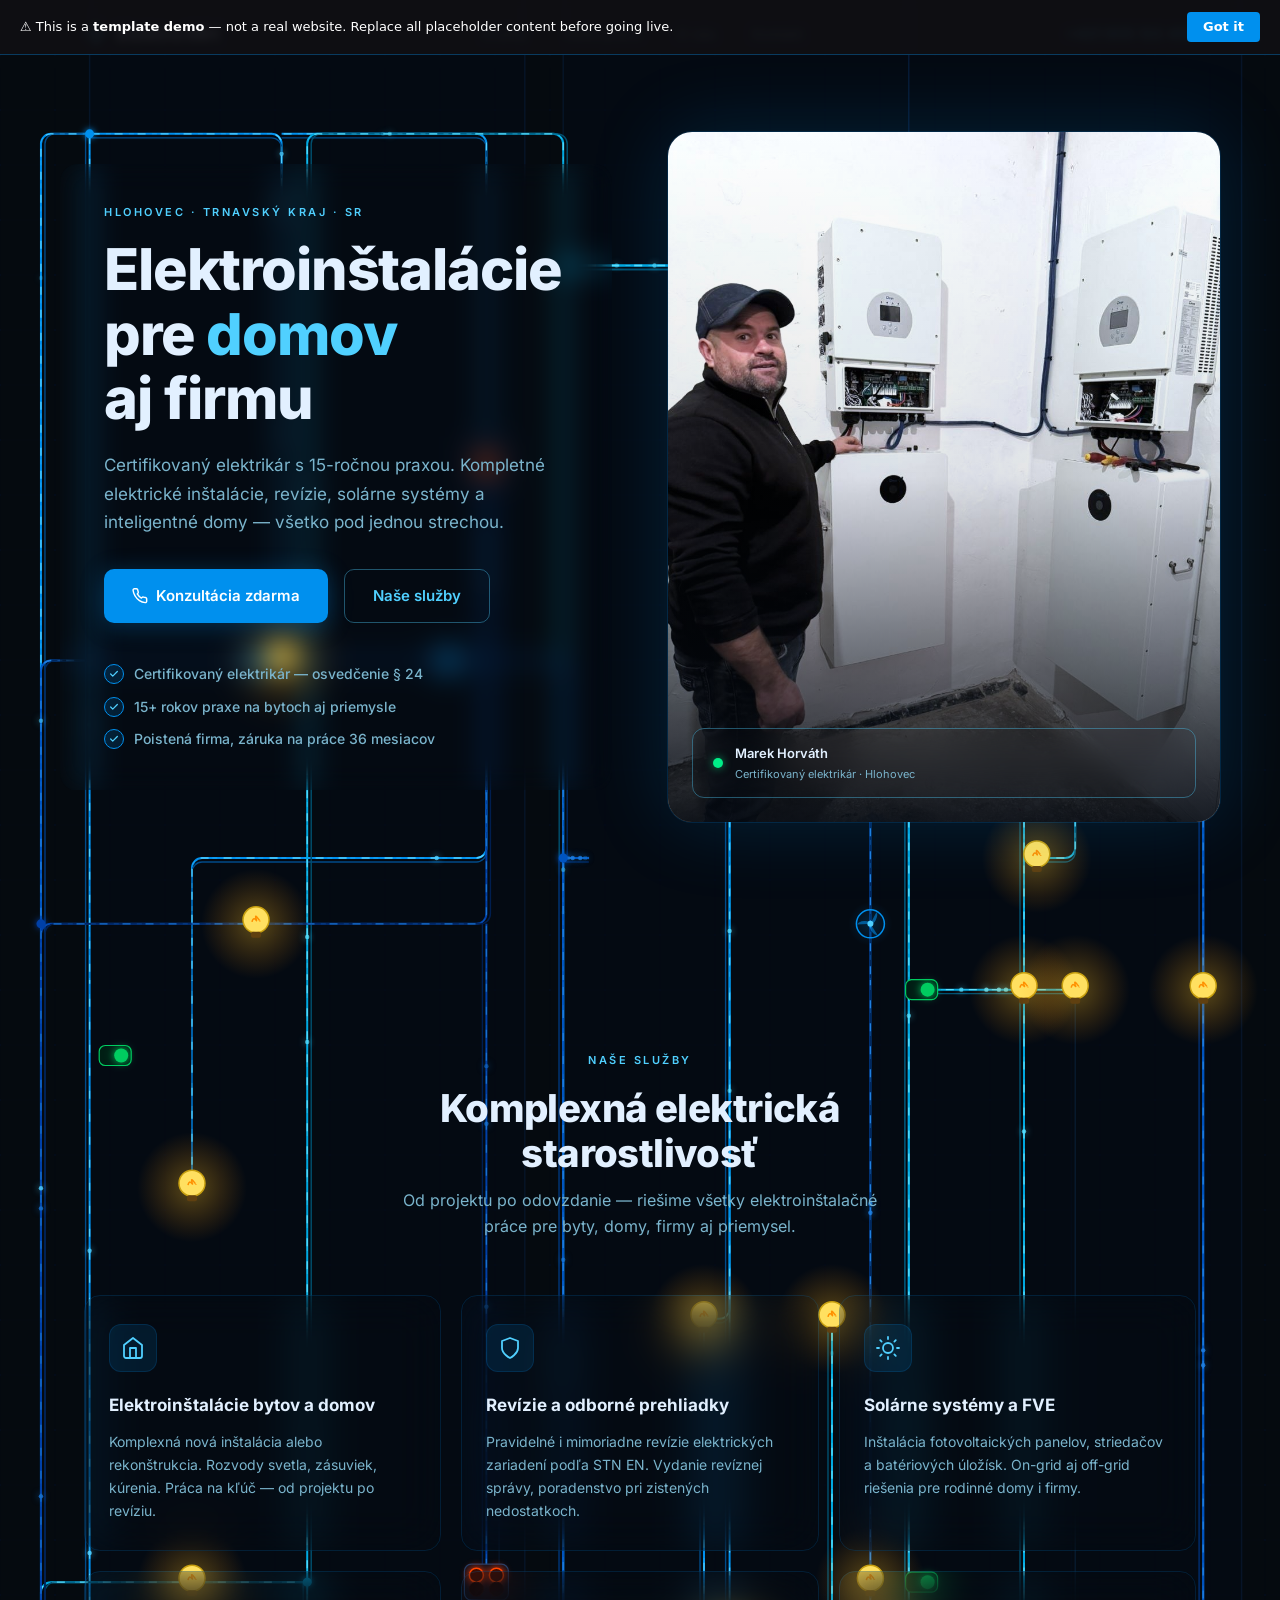
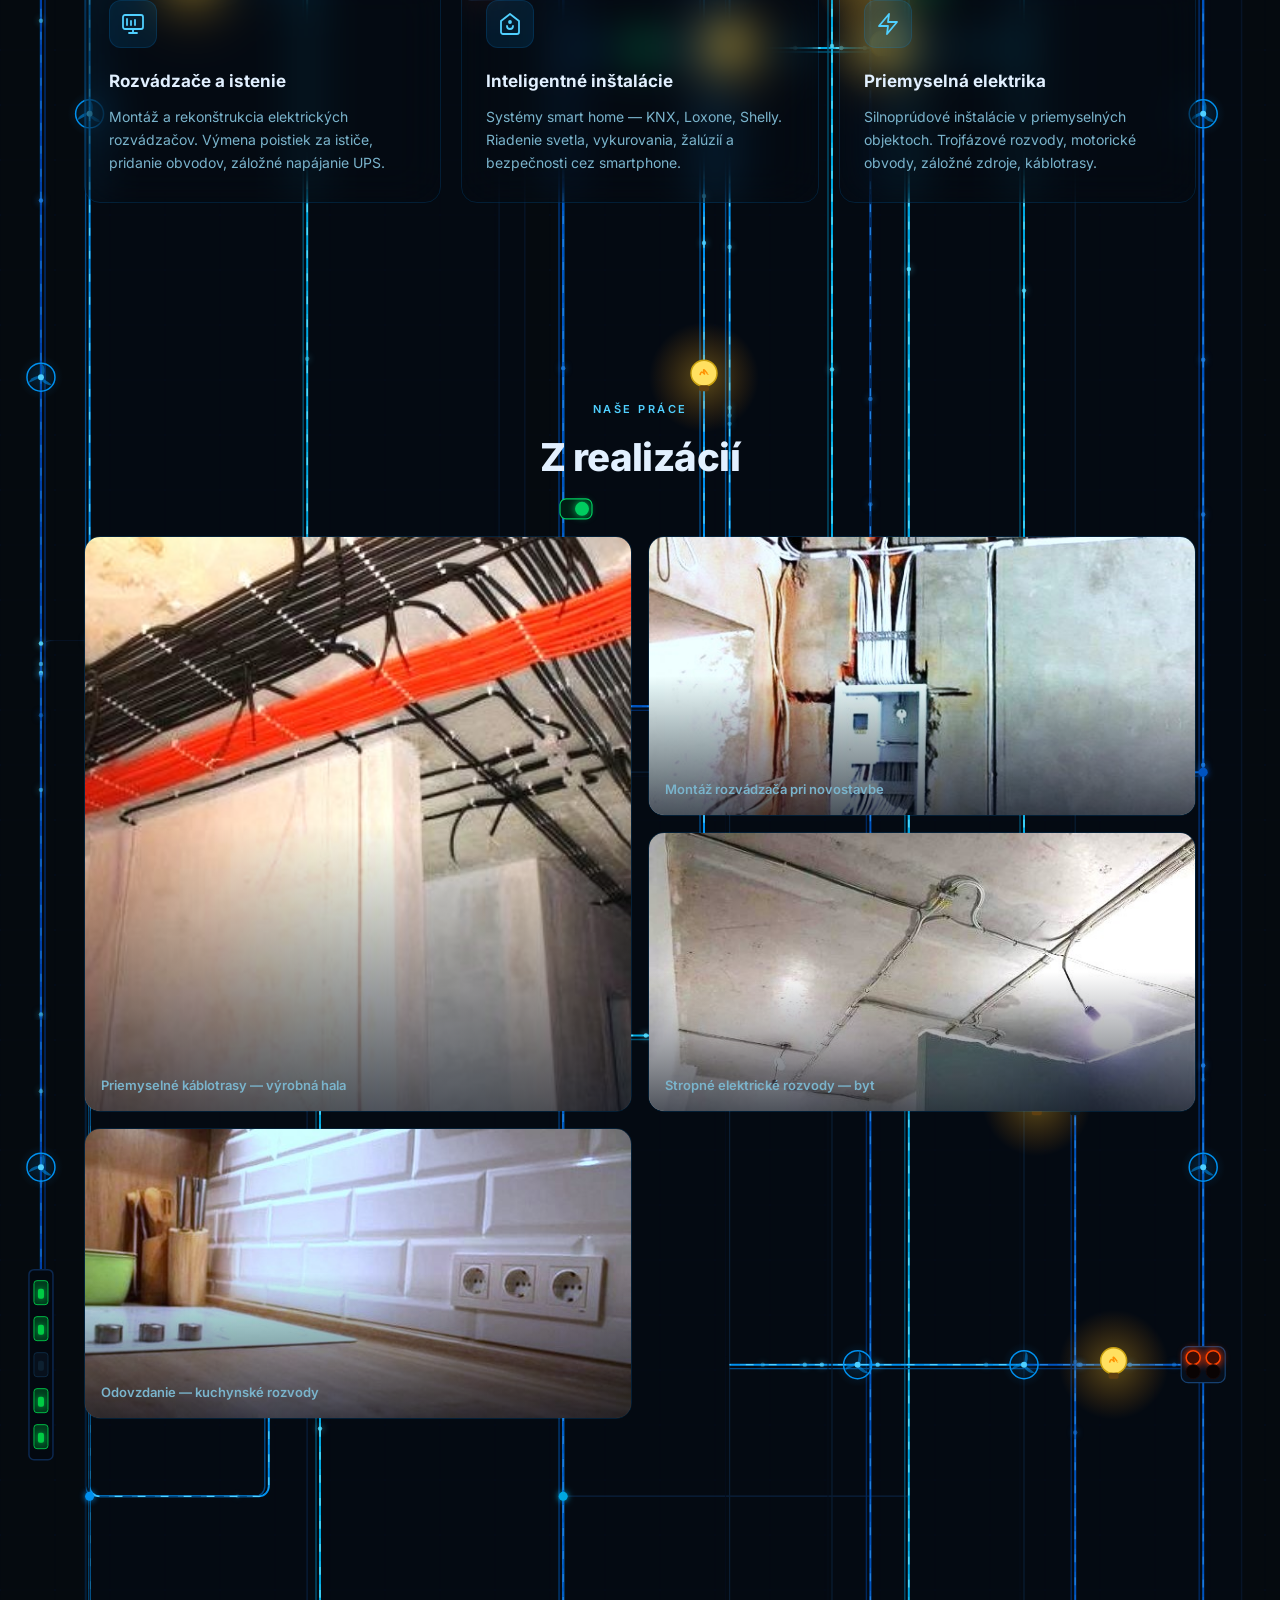
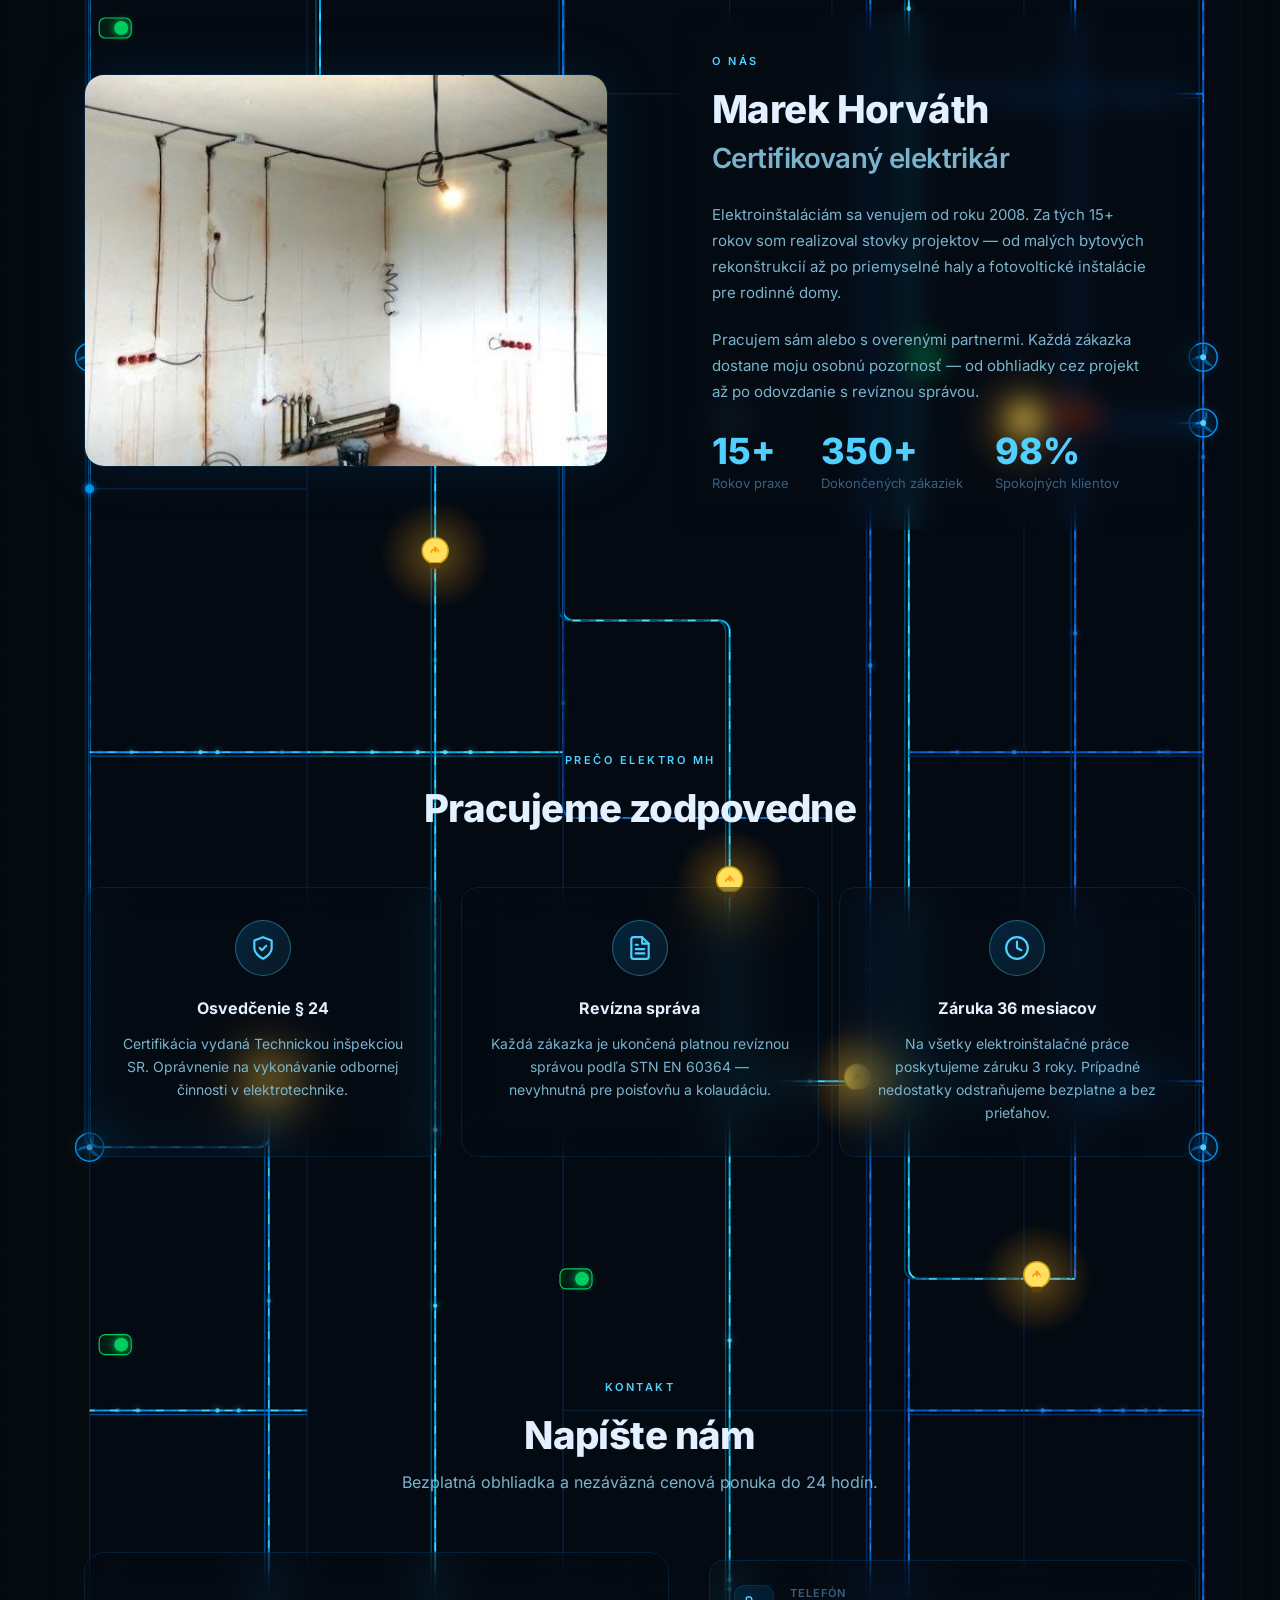
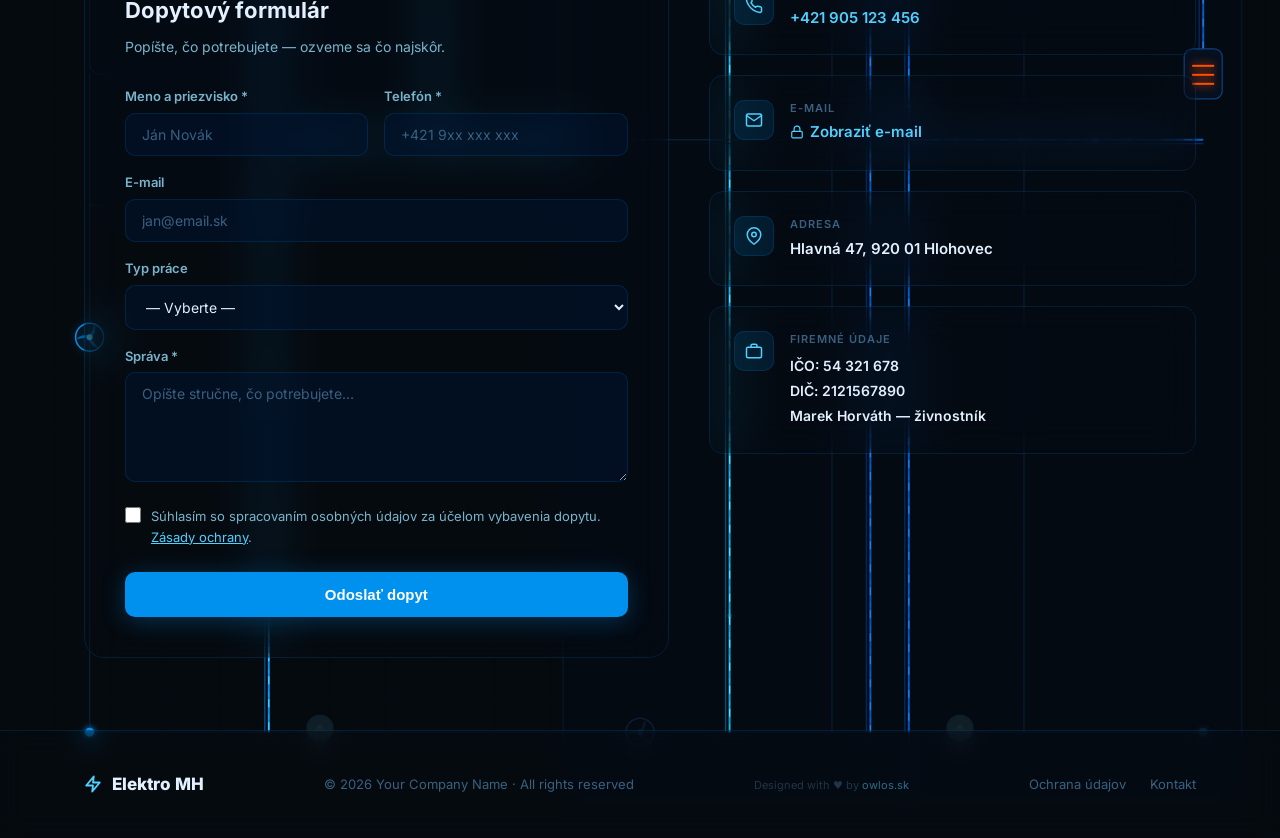
<file: index.html>
<!DOCTYPE html>
<html lang="sk">
<head>
<meta charset="UTF-8">
<meta name="viewport" content="width=device-width,initial-scale=1">
<title>Elektro MH — Marek Horváth · Elektroinštalácie Hlohovec</title>
<meta name="description" content="Certifikovaný elektrikár Hlohovec. Elektroinštalácie, revízie, solárne systémy, rozvádzače. Rýchlo, spoľahlivo, s garanciou.">
<!-- Fonts are self-hosted in /fonts/ — GDPR compliant, no external requests -->
<link rel="stylesheet" href="fonts/fonts.css">
<style>
/* ── Electrician Template — Designed with love by owlos.sk ── */

/* ── Demo disclaimer banner ── */
#owlos-demo-banner{position:fixed;top:0;left:0;right:0;z-index:99999;background:rgba(15,15,20,.95);color:#fff;padding:12px 20px;display:flex;align-items:center;justify-content:space-between;gap:16px;font:13px/1.4 system-ui,sans-serif;backdrop-filter:blur(4px);-webkit-backdrop-filter:blur(4px);border-bottom:1px solid rgba(0,144,238,.35)}
#owlos-demo-ok{flex-shrink:0;background:#0090ee;color:#fff;border:none;padding:6px 16px;border-radius:4px;cursor:pointer;font:inherit;font-weight:600;white-space:nowrap}

/* ── Reset & root ────────────────────────────────────────── */
*,*::before,*::after{margin:0;padding:0;box-sizing:border-box}
html{scroll-behavior:smooth}
:root{
  --bg:#050a0f;
  --glass:rgba(4,10,22,.70);
  --glass-2:rgba(4,10,22,.88);
  --border:rgba(0,144,238,.16);
  --border-h:rgba(80,208,255,.38);
  --brand:#0090ee;
  --brand-l:#50d0ff;
  --brand-glow:rgba(0,144,238,.10);
  --text:#e2f0ff;
  --text-m:#7ab4cc;
  --text-d:#3a6080;
  --r:12px;
  --r2:20px;
  --blur:blur(22px);
  --tr:.3s ease;
  --nav-h:68px;
}
body{
  background:var(--bg);
  color:var(--text);
  font-family:'Inter',system-ui,-apple-system,sans-serif;
  overflow-x:hidden;
  line-height:1.6;
  position:relative;
}

/* ── Circuit canvas — full page height, scrolls with content */
#circuit{
  position:absolute;top:0;left:0;
  width:100%;
  pointer-events:auto;z-index:0;
}

/* ── All page content above circuit ──────────────────────── */
header,main,footer{position:relative;z-index:1}

/* ── Pointer-events threading ─────────────────────────────── */
/* main passes through clicks to canvas in gap areas         */
main{pointer-events:none}
/* sections and footer intercept clicks normally             */
section,footer,header{pointer-events:auto}

/* Sections are transparent — circuit visible everywhere     */

/* ── Gap strips between sections — circuit shines through ── */
.gap{
  height:72px;
  background:transparent;
  pointer-events:none;
  position:relative;z-index:1;
}

/* ── Layout ──────────────────────────────────────────────── */
.container{max-width:1160px;margin:0 auto;padding:0 24px}
.section{padding:72px 0}
.section-sm{padding:48px 0}

/* ── Glass card ──────────────────────────────────────────── */
.glass{
  background:rgba(4,10,22,.001);
  backdrop-filter:var(--blur);
  -webkit-backdrop-filter:var(--blur);
  border:1px solid var(--border);
  border-radius:var(--r2);
}

/* ── Typography ──────────────────────────────────────────── */
.eyebrow{
  display:inline-block;
  font-size:11px;font-weight:600;
  letter-spacing:2.5px;text-transform:uppercase;
  color:var(--brand-l);margin-bottom:16px;
}
h1{font-size:clamp(36px,4.5vw,60px);font-weight:800;line-height:1.12;letter-spacing:-.02em}
h2{font-size:clamp(26px,3vw,40px);font-weight:800;line-height:1.18;letter-spacing:-.015em}
h3{font-size:18px;font-weight:700}
.accent{color:var(--brand-l)}
.section-head{text-align:center;margin-bottom:56px}
.section-head h2{margin-bottom:12px}
.section-head p{color:var(--text-m);max-width:520px;margin:0 auto}

/* ── Buttons ─────────────────────────────────────────────── */
.btn{
  display:inline-flex;align-items:center;gap:8px;
  padding:14px 28px;border-radius:10px;font-size:15px;font-weight:600;
  text-decoration:none;transition:all var(--tr);cursor:pointer;border:none;
}
.btn-primary{
  background:var(--brand);color:#fff;
  box-shadow:0 4px 24px rgba(0,144,238,.30);
}
.btn-primary:hover{background:#00a8ff;box-shadow:0 4px 32px rgba(0,144,238,.50);transform:translateY(-1px)}
.btn-outline{
  background:transparent;color:var(--brand-l);
  border:1.5px solid var(--border-h);
}
.btn-outline:hover{background:var(--brand-glow);border-color:var(--brand-l)}

/* ── NAV ─────────────────────────────────────────────────── */
.nav{
  position:fixed;top:0;left:0;right:0;height:var(--nav-h);
  z-index:100;transition:background var(--tr),box-shadow var(--tr);
}
.nav.scrolled{
  background:rgba(4,10,20,.88);
  backdrop-filter:blur(20px);-webkit-backdrop-filter:blur(20px);
  box-shadow:0 1px 0 var(--border);
}
.nav-inner{
  height:var(--nav-h);display:flex;align-items:center;gap:32px;
}
.logo{
  font-size:20px;font-weight:800;color:var(--text);letter-spacing:-.02em;
  text-decoration:none;display:flex;align-items:center;gap:8px;flex-shrink:0;
}
.logo-icon{color:var(--brand-l)}
.nav-links{display:flex;gap:4px;margin:0 auto}
.nav-links a{
  padding:8px 16px;border-radius:8px;font-size:14px;font-weight:500;
  color:var(--text-m);text-decoration:none;transition:all var(--tr);
}
.nav-links a:hover{color:var(--text);background:rgba(0,144,238,.08)}
.nav-tel{
  font-size:15px;font-weight:700;color:var(--brand-l);text-decoration:none;
  flex-shrink:0;transition:color var(--tr);
}
.nav-tel:hover{color:#fff}
.hamburger{display:none;background:none;border:none;cursor:pointer;padding:8px}
.hamburger span{display:block;width:22px;height:2px;background:var(--text-m);border-radius:2px;transition:all var(--tr)}
.hamburger span+span{margin-top:5px}

/* ── HERO ────────────────────────────────────────────────── */
.hero{
  min-height:100svh;
  display:flex;align-items:center;
  padding-top:var(--nav-h);
}
.hero-inner{
  display:grid;
  grid-template-columns:1fr 1fr;
  gap:56px;align-items:center;
  padding:64px 0 80px;
}
.hero-content{
  display:flex;flex-direction:column;align-items:flex-start;
  background:rgba(4,10,22,.001);
  backdrop-filter:blur(14px);-webkit-backdrop-filter:blur(14px);
  border-radius:18px;
  padding:40px 44px;
}
.hero h1{margin-bottom:20px}
.hero-lead{
  font-size:17px;line-height:1.7;
  color:var(--text-m);margin-bottom:32px;max-width:460px;
}
.hero-cta{display:flex;gap:16px;flex-wrap:wrap;margin-bottom:40px}
.trust{display:flex;flex-direction:column;gap:10px}
.trust-item{
  display:flex;align-items:center;gap:10px;
  font-size:14px;font-weight:500;color:var(--text-m);
}
.trust-check{
  width:20px;height:20px;border-radius:50%;flex-shrink:0;
  background:rgba(0,144,238,.15);border:1px solid var(--brand);
  display:flex;align-items:center;justify-content:center;
}
.trust-check svg{width:10px;height:10px;color:var(--brand-l)}

.hero-photo-wrap{
  position:relative;border-radius:24px;overflow:hidden;
  box-shadow:0 0 80px rgba(0,144,238,.18),0 0 0 1px var(--border);
  aspect-ratio:4/5;
}
.hero-photo-wrap img{
  width:100%;height:100%;object-fit:cover;object-position:center top;
  display:block;
}
.hero-photo-wrap::after{
  content:'';position:absolute;inset:0;
  background:linear-gradient(to top,rgba(5,10,18,.9) 0%,rgba(5,10,18,.1) 50%,transparent 100%);
}
.hero-badge{
  position:absolute;bottom:24px;left:24px;right:24px;z-index:2;
  display:flex;align-items:center;gap:12px;
  background:rgba(4,10,22,.001);backdrop-filter:blur(16px);
  border:1px solid var(--border-h);border-radius:12px;padding:14px 20px;
}
.badge-dot{width:10px;height:10px;border-radius:50%;background:#00ee88;flex-shrink:0;
  box-shadow:0 0 8px rgba(0,238,136,.6);}
.badge-txt{font-size:13px;font-weight:600;color:var(--text)}
.badge-sub{font-size:11px;color:var(--text-m);margin-top:2px}

/* ── SERVICES ────────────────────────────────────────────── */
.services-grid{
  display:grid;
  grid-template-columns:repeat(3,1fr);
  gap:20px;
}
.service-card{
  padding:28px 24px;border-radius:16px;
  background:rgba(4,10,22,.001);
  backdrop-filter:var(--blur);-webkit-backdrop-filter:var(--blur);
  border:1px solid var(--border);
  transition:border-color var(--tr),box-shadow var(--tr),transform var(--tr);
  cursor:default;
}
.service-card:hover{
  border-color:var(--border-h);
  box-shadow:0 8px 40px rgba(0,144,238,.14);
  transform:translateY(-3px);
}
.service-icon{
  width:48px;height:48px;border-radius:12px;
  background:rgba(0,144,238,.12);border:1px solid var(--border);
  display:flex;align-items:center;justify-content:center;
  margin-bottom:20px;
  color:var(--brand-l);
}
.service-icon svg{width:24px;height:24px}
.service-card h3{margin-bottom:10px;font-size:17px}
.service-card p{font-size:14px;color:var(--text-m);line-height:1.65}

/* ── PORTFOLIO ───────────────────────────────────────────── */
.portfolio-grid{
  display:grid;
  grid-template-columns:1fr 1fr;
  grid-template-rows:280px 280px;
  gap:16px;
}
.portfolio-item{
  position:relative;border-radius:16px;overflow:hidden;
  border:1px solid var(--border);cursor:pointer;
}
.portfolio-item:first-child{
  grid-row:1/3;
}
.portfolio-item img{
  width:100%;height:100%;object-fit:cover;object-position:center;
  transition:transform .6s ease;display:block;
}
.portfolio-item:hover img{transform:scale(1.04)}
.portfolio-item::after{
  content:'';position:absolute;inset:0;
  background:linear-gradient(to top,rgba(4,10,22,.7) 0%,transparent 50%);
}
.portfolio-caption{
  position:absolute;bottom:16px;left:16px;right:16px;z-index:2;
  font-size:13px;font-weight:600;color:var(--text-m);
}

/* ── ABOUT ───────────────────────────────────────────────── */
.about-inner{
  display:grid;
  grid-template-columns:1fr 1fr;
  gap:64px;align-items:center;
}
.about-photo{
  border-radius:20px;overflow:hidden;
  border:1px solid var(--border);
  box-shadow:0 0 60px rgba(0,144,238,.12);
  aspect-ratio:4/3;
}
.about-photo img{width:100%;height:100%;object-fit:cover;display:block}
.about-content{
  display:flex;flex-direction:column;gap:20px;
  background:rgba(4,10,22,.001);
  backdrop-filter:blur(14px);-webkit-backdrop-filter:blur(14px);
  border-radius:18px;padding:36px 40px;
}
.about-content h2{margin-bottom:4px}
.about-content p{color:var(--text-m);font-size:15px;line-height:1.75}
.stats-row{display:flex;gap:32px;margin-top:8px}
.stat{display:flex;flex-direction:column}
.stat-num{font-size:36px;font-weight:800;color:var(--brand-l);line-height:1}
.stat-lbl{font-size:13px;color:var(--text-d);margin-top:4px}

/* ── WHY US ──────────────────────────────────────────────── */
.why-grid{
  display:grid;
  grid-template-columns:repeat(3,1fr);
  gap:20px;
}
.why-card{
  padding:32px 28px;
  background:rgba(4,10,22,.001);
  backdrop-filter:var(--blur);-webkit-backdrop-filter:var(--blur);
  border:1px solid var(--border);
  border-radius:16px;text-align:center;
}
.why-icon{
  width:56px;height:56px;border-radius:50%;
  background:linear-gradient(135deg,rgba(0,144,238,.20),rgba(80,208,255,.08));
  border:1px solid var(--border-h);
  display:flex;align-items:center;justify-content:center;
  margin:0 auto 20px;color:var(--brand-l);
}
.why-icon svg{width:26px;height:26px}
.why-card h3{margin-bottom:10px;font-size:16px}
.why-card p{font-size:14px;color:var(--text-m);line-height:1.65}

/* ── CONTACT ─────────────────────────────────────────────── */
.contact-inner{
  display:grid;
  grid-template-columns:1.2fr 1fr;
  gap:40px;align-items:start;
}
.contact-form{
  padding:40px;border-radius:20px;
  background:rgba(4,10,22,.001);
  backdrop-filter:var(--blur);-webkit-backdrop-filter:var(--blur);
  border:1px solid var(--border);
}
.contact-form h3{font-size:22px;margin-bottom:8px}
.contact-form>.sub{font-size:14px;color:var(--text-m);margin-bottom:28px}
.field{margin-bottom:16px}
.field label{display:block;font-size:13px;font-weight:600;color:var(--text-m);margin-bottom:6px}
.field input,.field textarea,.field select{
  width:100%;padding:12px 16px;border-radius:10px;font-size:14px;
  background:rgba(0,20,50,.5);border:1px solid var(--border);
  color:var(--text);font-family:inherit;
  transition:border-color var(--tr),box-shadow var(--tr);
  outline:none;
}
.field input:focus,.field textarea:focus{
  border-color:var(--brand);
  box-shadow:0 0 0 3px rgba(0,144,238,.15);
}
.field textarea{min-height:110px;resize:vertical}
.field input::placeholder,.field textarea::placeholder{color:var(--text-d)}
.gdpr{display:flex;gap:10px;align-items:flex-start;margin-bottom:24px;
  font-size:13px;color:var(--text-m);}
.gdpr input[type=checkbox]{width:16px;height:16px;flex-shrink:0;margin-top:1px;accent-color:var(--brand)}
.form-success{
  display:none;padding:16px 20px;border-radius:10px;margin-top:16px;
  background:rgba(0,180,80,.12);border:1px solid rgba(0,180,80,.30);
  font-size:14px;color:#00ee88;
}

.contact-info{display:flex;flex-direction:column;gap:20px;padding-top:8px}
.info-card{
  padding:24px;border-radius:14px;
  background:rgba(4,10,22,.001);
  backdrop-filter:var(--blur);-webkit-backdrop-filter:var(--blur);
  border:1px solid var(--border);
  display:flex;gap:16px;align-items:flex-start;
}
.info-icon{
  width:40px;height:40px;border-radius:10px;flex-shrink:0;
  background:rgba(0,144,238,.12);border:1px solid var(--border);
  display:flex;align-items:center;justify-content:center;
  color:var(--brand-l);
}
.info-icon svg{width:18px;height:18px}
.info-label{font-size:11px;font-weight:600;letter-spacing:1px;
  text-transform:uppercase;color:var(--text-d);margin-bottom:4px}
.info-value{font-size:15px;font-weight:600;color:var(--text)}
.info-value a{color:var(--brand-l);text-decoration:none}
.info-value a:hover{color:#fff}

/* Email reveal */
.em-wrap{display:inline}
.em-btn{
  background:none;border:none;cursor:pointer;padding:0;
  display:inline-flex;align-items:center;gap:6px;
  font-size:15px;font-weight:600;color:var(--brand-l);font-family:inherit;
}
.em-btn:hover{color:#fff}
.em-btn svg{width:14px;height:14px;flex-shrink:0}
.em-decoding{font-size:15px;font-weight:600;color:var(--text-d);font-family:monospace}
.em-revealed{display:inline-flex;align-items:center;gap:8px}
.em-link{font-size:15px;font-weight:600;color:var(--brand-l);text-decoration:none}
.em-link:hover{color:#fff}
.em-copy{
  background:rgba(0,144,238,.10);border:1px solid var(--border);
  border-radius:6px;cursor:pointer;padding:3px 7px;
  color:var(--text-m);display:inline-flex;align-items:center;
  transition:all var(--tr);
}
.em-copy:hover{background:rgba(0,144,238,.20);color:var(--brand-l)}
.em-copy svg{width:12px;height:12px}

/* ── FOOTER ──────────────────────────────────────────────── */
.footer{
  border-top:1px solid var(--border);
  padding:40px 0;
  background:rgba(4,10,22,.001);
  backdrop-filter:blur(12px);
}
.footer-inner{
  display:flex;justify-content:space-between;align-items:center;flex-wrap:wrap;gap:16px;
}
.footer-logo{font-size:17px;font-weight:800;color:var(--text)}
.footer-copy{font-size:13px;color:var(--text-d)}
.footer-links{display:flex;gap:24px}
.footer-links a{font-size:13px;color:var(--text-d);text-decoration:none;transition:color var(--tr)}
.footer-links a:hover{color:var(--text-m)}

/* ── MOBILE ──────────────────────────────────────────────── */
@media(max-width:860px){
  .hero-inner,.about-inner,.contact-inner{grid-template-columns:1fr}
  .hero-photo-wrap{aspect-ratio:3/2}
  .hero-photo-wrap img{object-position:center 35%}
  .hero-content{align-items:center;text-align:center}
  .hero-lead{text-align:left}
  .trust{align-items:flex-start}
  .services-grid{grid-template-columns:1fr 1fr}
  .portfolio-grid{grid-template-columns:1fr;grid-template-rows:auto}
  .portfolio-item:first-child{grid-row:auto}
  .portfolio-item{height:240px}
  .why-grid{grid-template-columns:1fr}
  .stats-row{gap:24px}
  .about-photo{order:-1}
}
@media(max-width:640px){
  .section{padding:64px 0}
  .services-grid{grid-template-columns:1fr}
  .nav-links{display:none}
  .nav-links.open-m{
    display:flex;flex-direction:column;gap:4px;
    position:fixed;top:var(--nav-h);left:0;right:0;
    background:rgba(4,10,20,.96);
    backdrop-filter:blur(20px);-webkit-backdrop-filter:blur(20px);
    padding:16px;z-index:99;
    border-bottom:1px solid var(--border);
  }
  .nav-links.open-m a{padding:12px 16px;border-radius:8px;font-size:16px}
  .hamburger{display:flex;flex-direction:column;margin-left:auto}
  .nav-tel{display:none}
  h1{font-size:34px}
  .hero-content{padding:24px 20px;border-radius:12px}
  .about-content{padding:24px 20px;border-radius:12px}
}
</style>
</head>
<body>

<!-- Demo disclaimer — remove this block when deploying as a real website -->
<div id="owlos-demo-banner">
  <span>⚠️ This is a <strong>template demo</strong> — not a real website. Replace all placeholder content before going live.</span>
  <button id="owlos-demo-ok">Got it</button>
</div>

<!-- ── CIRCUIT BACKGROUND ────────────────────────────────── -->
<canvas id="circuit"></canvas>

<!-- ── NAV ───────────────────────────────────────────────── -->
<header class="nav" id="nav">
  <div class="container nav-inner">
    <a href="#" class="logo">
      <svg class="logo-icon" width="24" height="24" viewBox="0 0 24 24" fill="none" stroke="currentColor" stroke-width="2.5" stroke-linecap="round" stroke-linejoin="round">
        <polygon points="13 2 3 14 12 14 11 22 21 10 12 10 13 2"/>
      </svg>
      Elektro MH
    </a>
    <nav class="nav-links">
      <a href="#sluzby">Služby</a>
      <a href="#portfolio">Naše práce</a>
      <a href="#o-nas">O nás</a>
      <a href="#kontakt">Kontakt</a>
    </nav>
    <a href="tel:+421905123456" class="nav-tel">+421 905 123 456</a>
    <button class="hamburger" id="hbg" aria-label="Menu">
      <span></span><span></span><span></span>
    </button>
  </div>
</header>

<main>

<!-- ── HERO ──────────────────────────────────────────────── -->
<section class="hero" id="top">
  <div class="container hero-inner">
    <div class="hero-content">
      <span class="eyebrow">Hlohovec · Trnavský kraj · SR</span>
      <h1>Elektroinštalácie<br>pre <span class="accent">domov</span><br>aj firmu</h1>
      <p class="hero-lead">Certifikovaný elektrikár s 15-ročnou praxou. Kompletné elektrické inštalácie, revízie, solárne systémy a inteligentné domy — všetko pod jednou strechou.</p>
      <div class="hero-cta">
        <a href="#kontakt" class="btn btn-primary">
          <svg width="16" height="16" viewBox="0 0 24 24" fill="none" stroke="currentColor" stroke-width="2.2" stroke-linecap="round" stroke-linejoin="round"><path d="M22 16.92v3a2 2 0 0 1-2.18 2 19.8 19.8 0 0 1-8.63-3.07A19.5 19.5 0 0 1 4.69 12 19.8 19.8 0 0 1 1.61 3.42 2 2 0 0 1 3.6 1.24h3a2 2 0 0 1 2 1.72 12.8 12.8 0 0 0 .7 2.81 2 2 0 0 1-.45 2.11L7.91 8.91a16 16 0 0 0 6.18 6.18l.96-.96a2 2 0 0 1 2.11-.45 12.8 12.8 0 0 0 2.81.7A2 2 0 0 1 22 16.92z"/></svg>
          Konzultácia zdarma
        </a>
        <a href="#sluzby" class="btn btn-outline">Naše služby</a>
      </div>
      <div class="trust">
        <div class="trust-item">
          <div class="trust-check"><svg viewBox="0 0 24 24" fill="none" stroke="currentColor" stroke-width="3" stroke-linecap="round" stroke-linejoin="round"><polyline points="20 6 9 17 4 12"/></svg></div>
          Certifikovaný elektrikár — osvedčenie § 24
        </div>
        <div class="trust-item">
          <div class="trust-check"><svg viewBox="0 0 24 24" fill="none" stroke="currentColor" stroke-width="3" stroke-linecap="round" stroke-linejoin="round"><polyline points="20 6 9 17 4 12"/></svg></div>
          15+ rokov praxe na bytoch aj priemysle
        </div>
        <div class="trust-item">
          <div class="trust-check"><svg viewBox="0 0 24 24" fill="none" stroke="currentColor" stroke-width="3" stroke-linecap="round" stroke-linejoin="round"><polyline points="20 6 9 17 4 12"/></svg></div>
          Poistená firma, záruka na práce 36 mesiacov
        </div>
      </div>
    </div>

    <div class="hero-photo-wrap">
      <img src="images/hero.jpg" alt="Certified electrician — portrait photo">
      <div class="hero-badge">
        <div class="badge-dot"></div>
        <div>
          <div class="badge-txt">Marek Horváth</div>
          <div class="badge-sub">Certifikovaný elektrikár · Hlohovec</div>
        </div>
      </div>
    </div>
  </div>
</section>

<!-- ── GAP — circuit visible here ────────────────────────── -->
<div class="gap"></div>

<!-- ── SERVICES ───────────────────────────────────────────── -->
<section class="section" id="sluzby">
  <div class="container">
    <div class="section-head">
      <span class="eyebrow">Naše služby</span>
      <h2>Komplexná elektrická<br>starostlivosť</h2>
      <p>Od projektu po odovzdanie — riešime všetky elektroinštalačné práce pre byty, domy, firmy aj priemysel.</p>
    </div>
    <div class="services-grid">

      <div class="service-card">
        <div class="service-icon">
          <svg viewBox="0 0 24 24" fill="none" stroke="currentColor" stroke-width="1.8" stroke-linecap="round" stroke-linejoin="round">
            <path d="M3 9l9-7 9 7v11a2 2 0 0 1-2 2H5a2 2 0 0 1-2-2z"/><polyline points="9 22 9 12 15 12 15 22"/>
          </svg>
        </div>
        <h3>Elektroinštalácie bytov a domov</h3>
        <p>Komplexná nová inštalácia alebo rekonštrukcia. Rozvody svetla, zásuviek, kúrenia. Práca na kľúč — od projektu po revíziu.</p>
      </div>

      <div class="service-card">
        <div class="service-icon">
          <svg viewBox="0 0 24 24" fill="none" stroke="currentColor" stroke-width="1.8" stroke-linecap="round" stroke-linejoin="round">
            <path d="M12 22s8-4 8-10V5l-8-3-8 3v7c0 6 8 10 8 10z"/>
          </svg>
        </div>
        <h3>Revízie a odborné prehliadky</h3>
        <p>Pravidelné i mimoriadne revízie elektrických zariadení podľa STN EN. Vydanie revíznej správy, poradenstvo pri zistených nedostatkoch.</p>
      </div>

      <div class="service-card">
        <div class="service-icon">
          <svg viewBox="0 0 24 24" fill="none" stroke="currentColor" stroke-width="1.8" stroke-linecap="round" stroke-linejoin="round">
            <circle cx="12" cy="12" r="5"/><line x1="12" y1="1" x2="12" y2="3"/><line x1="12" y1="21" x2="12" y2="23"/><line x1="4.22" y1="4.22" x2="5.64" y2="5.64"/><line x1="18.36" y1="18.36" x2="19.78" y2="19.78"/><line x1="1" y1="12" x2="3" y2="12"/><line x1="21" y1="12" x2="23" y2="12"/><line x1="4.22" y1="19.78" x2="5.64" y2="18.36"/><line x1="18.36" y1="5.64" x2="19.78" y2="4.22"/>
          </svg>
        </div>
        <h3>Solárne systémy a FVE</h3>
        <p>Inštalácia fotovoltaických panelov, striedačov a batériových úložísk. On-grid aj off-grid riešenia pre rodinné domy i firmy.</p>
      </div>

      <div class="service-card">
        <div class="service-icon">
          <svg viewBox="0 0 24 24" fill="none" stroke="currentColor" stroke-width="1.8" stroke-linecap="round" stroke-linejoin="round">
            <rect x="2" y="3" width="20" height="14" rx="2"/><line x1="8" y1="21" x2="16" y2="21"/><line x1="12" y1="17" x2="12" y2="21"/>
            <line x1="6" y1="7" x2="6" y2="13"/><line x1="10" y1="9" x2="10" y2="13"/><line x1="14" y1="8" x2="14" y2="13"/>
          </svg>
        </div>
        <h3>Rozvádzače a istenie</h3>
        <p>Montáž a rekonštrukcia elektrických rozvádzačov. Výmena poistiek za ističe, pridanie obvodov, záložné napájanie UPS.</p>
      </div>

      <div class="service-card">
        <div class="service-icon">
          <svg viewBox="0 0 24 24" fill="none" stroke="currentColor" stroke-width="1.8" stroke-linecap="round" stroke-linejoin="round">
            <path d="M3 9l9-7 9 7v11a2 2 0 0 1-2 2H5a2 2 0 0 1-2-2z"/>
            <path d="M9 14a3 3 0 0 0 6 0"/><circle cx="12" cy="10" r="1"/>
          </svg>
        </div>
        <h3>Inteligentné inštalácie</h3>
        <p>Systémy smart home — KNX, Loxone, Shelly. Riadenie svetla, vykurovania, žalúzií a bezpečnosti cez smartphone.</p>
      </div>

      <div class="service-card">
        <div class="service-icon">
          <svg viewBox="0 0 24 24" fill="none" stroke="currentColor" stroke-width="1.8" stroke-linecap="round" stroke-linejoin="round">
            <polygon points="13 2 3 14 12 14 11 22 21 10 12 10 13 2"/>
          </svg>
        </div>
        <h3>Priemyselná elektrika</h3>
        <p>Silnoprúdové inštalácie v priemyselných objektoch. Trojfázové rozvody, motorické obvody, záložné zdroje, káblotrasy.</p>
      </div>

    </div>
  </div>
</section>

<!-- ── GAP ─────────────────────────────────────────────────── -->
<div class="gap"></div>

<!-- ── PORTFOLIO ──────────────────────────────────────────── -->
<section class="section-sm" id="portfolio">
  <div class="container">
    <div class="section-head">
      <span class="eyebrow">Naše práce</span>
      <h2>Z realizácií</h2>
    </div>
    <div class="portfolio-grid">
      <div class="portfolio-item">
        <img src="images/photo_2026-04-30_13-36-33.jpg" alt="Industrial cable trunking installation">
        <div class="portfolio-caption">Priemyselné káblotrasy — výrobná hala</div>
      </div>
      <div class="portfolio-item">
        <img src="images/photo_2026-04-30_13-36-30.jpg" alt="Distribution panel — rough construction phase">
        <div class="portfolio-caption">Montáž rozvádzača pri novostavbe</div>
      </div>
      <div class="portfolio-item">
        <img src="images/photo_2026-04-30_13-36-51.jpg" alt="Ceiling electrical wiring">
        <div class="portfolio-caption">Stropné elektrické rozvody — byt</div>
      </div>
      <div class="portfolio-item">
        <img src="images/photo_2026-04-30_13-36-25.jpg" alt="Kitchen electrical outlets installation">
        <div class="portfolio-caption">Odovzdanie — kuchynské rozvody</div>
      </div>
    </div>
  </div>
</section>

<!-- ── GAP ─────────────────────────────────────────────────── -->
<div class="gap"></div>

<!-- ── ABOUT ──────────────────────────────────────────────── -->
<section class="section" id="o-nas">
  <div class="container about-inner">
    <div>
      <div class="about-photo">
        <img src="images/photo_2026-04-30_13-36-40.jpg" alt="Distribution panel during installation">
      </div>
    </div>
    <div class="about-content">
      <div>
        <span class="eyebrow">O nás</span>
        <h2>Marek Horváth<br><span style="font-size:0.72em;font-weight:600;color:var(--text-m)">Certifikovaný elektrikár</span></h2>
      </div>
      <p>Elektroinštaláciám sa venujem od roku 2008. Za tých 15+ rokov som realizoval stovky projektov — od malých bytových rekonštrukcií až po priemyselné haly a fotovoltické inštalácie pre rodinné domy.</p>
      <p>Pracujem sám alebo s overenými partnermi. Každá zákazka dostane moju osobnú pozornosť — od obhliadky cez projekt až po odovzdanie s revíznou správou.</p>
      <div class="stats-row">
        <div class="stat">
          <span class="stat-num">15+</span>
          <span class="stat-lbl">Rokov praxe</span>
        </div>
        <div class="stat">
          <span class="stat-num">350+</span>
          <span class="stat-lbl">Dokončených zákaziek</span>
        </div>
        <div class="stat">
          <span class="stat-num">98%</span>
          <span class="stat-lbl">Spokojných klientov</span>
        </div>
      </div>
    </div>
  </div>
</section>

<!-- ── GAP ─────────────────────────────────────────────────── -->
<div class="gap"></div>

<!-- ── WHY US ─────────────────────────────────────────────── -->
<section class="section">
  <div class="container">
    <div class="section-head">
      <span class="eyebrow">Prečo Elektro MH</span>
      <h2>Pracujeme zodpovedne</h2>
    </div>
    <div class="why-grid">
      <div class="why-card">
        <div class="why-icon">
          <svg viewBox="0 0 24 24" fill="none" stroke="currentColor" stroke-width="2" stroke-linecap="round" stroke-linejoin="round">
            <path d="M12 22s8-4 8-10V5l-8-3-8 3v7c0 6 8 10 8 10z"/>
            <polyline points="9 12 11 14 15 10"/>
          </svg>
        </div>
        <h3>Osvedčenie § 24</h3>
        <p>Certifikácia vydaná Technickou inšpekciou SR. Oprávnenie na vykonávanie odbornej činnosti v elektrotechnike.</p>
      </div>
      <div class="why-card">
        <div class="why-icon">
          <svg viewBox="0 0 24 24" fill="none" stroke="currentColor" stroke-width="2" stroke-linecap="round" stroke-linejoin="round">
            <path d="M14 2H6a2 2 0 0 0-2 2v16a2 2 0 0 0 2 2h12a2 2 0 0 0 2-2V8z"/><polyline points="14 2 14 8 20 8"/>
            <line x1="16" y1="13" x2="8" y2="13"/><line x1="16" y1="17" x2="8" y2="17"/><polyline points="10 9 9 9 8 9"/>
          </svg>
        </div>
        <h3>Revízna správa</h3>
        <p>Každá zákazka je ukončená platnou revíznou správou podľa STN EN 60364 — nevyhnutná pre poisťovňu a kolaudáciu.</p>
      </div>
      <div class="why-card">
        <div class="why-icon">
          <svg viewBox="0 0 24 24" fill="none" stroke="currentColor" stroke-width="2" stroke-linecap="round" stroke-linejoin="round">
            <circle cx="12" cy="12" r="10"/>
            <polyline points="12 6 12 12 16 14"/>
          </svg>
        </div>
        <h3>Záruka 36 mesiacov</h3>
        <p>Na všetky elektroinštalačné práce poskytujeme záruku 3 roky. Prípadné nedostatky odstraňujeme bezplatne a bez prieťahov.</p>
      </div>
    </div>
  </div>
</section>

<!-- ── GAP ─────────────────────────────────────────────────── -->
<div class="gap"></div>

<!-- ── CONTACT ────────────────────────────────────────────── -->
<section class="section" id="kontakt">
  <div class="container">
    <div class="section-head">
      <span class="eyebrow">Kontakt</span>
      <h2>Napíšte nám</h2>
      <p>Bezplatná obhliadka a nezáväzná cenová ponuka do 24 hodín.</p>
    </div>
    <div class="contact-inner">

      <div class="contact-form">
        <h3>Dopytový formulár</h3>
        <p class="sub">Popíšte, čo potrebujete — ozveme sa čo najskôr.</p>
        <form id="contact-form" novalidate>
          <div style="display:grid;grid-template-columns:1fr 1fr;gap:16px">
            <div class="field">
              <label>Meno a priezvisko *</label>
              <input type="text" name="name" placeholder="Ján Novák" required>
            </div>
            <div class="field">
              <label>Telefón *</label>
              <input type="tel" name="phone" placeholder="+421 9xx xxx xxx" required>
            </div>
          </div>
          <div class="field">
            <label>E-mail</label>
            <input type="email" name="email" placeholder="jan@email.sk">
          </div>
          <div class="field">
            <label>Typ práce</label>
            <select name="type">
              <option value="">— Vyberte —</option>
              <option>Elektroinštalácia bytu / domu</option>
              <option>Revízia elektriky</option>
              <option>Solárny systém</option>
              <option>Rozvádzač / istenie</option>
              <option>Inteligentný dom</option>
              <option>Priemyselná elektrika</option>
              <option>Iné</option>
            </select>
          </div>
          <div class="field">
            <label>Správa *</label>
            <textarea name="msg" placeholder="Opíšte stručne, čo potrebujete…" required></textarea>
          </div>
          <div class="gdpr">
            <input type="checkbox" id="gdpr" required>
            <label for="gdpr">Súhlasím so spracovaním osobných údajov za účelom vybavenia dopytu. <a href="#" style="color:var(--brand-l)">Zásady ochrany</a>.</label>
          </div>
          <button type="submit" class="btn btn-primary" style="width:100%;justify-content:center">Odoslať dopyt</button>
          <div class="form-success" id="form-ok">✓ Dopyt bol odoslaný — ozveme sa do 24 hodín.</div>
        </form>
      </div>

      <div class="contact-info">
        <div class="info-card">
          <div class="info-icon">
            <svg viewBox="0 0 24 24" fill="none" stroke="currentColor" stroke-width="2" stroke-linecap="round" stroke-linejoin="round"><path d="M22 16.92v3a2 2 0 0 1-2.18 2 19.8 19.8 0 0 1-8.63-3.07A19.5 19.5 0 0 1 4.69 12 19.8 19.8 0 0 1 1.61 3.42 2 2 0 0 1 3.6 1.24h3a2 2 0 0 1 2 1.72 12.8 12.8 0 0 0 .7 2.81 2 2 0 0 1-.45 2.11L7.91 8.91a16 16 0 0 0 6.18 6.18l.96-.96a2 2 0 0 1 2.11-.45 12.8 12.8 0 0 0 2.81.7A2 2 0 0 1 22 16.92z"/></svg>
          </div>
          <div>
            <div class="info-label">Telefón</div>
            <div class="info-value"><a href="tel:+421905123456">+421 905 123 456</a></div>
          </div>
        </div>
        <div class="info-card">
          <div class="info-icon">
            <svg viewBox="0 0 24 24" fill="none" stroke="currentColor" stroke-width="2" stroke-linecap="round" stroke-linejoin="round"><path d="M4 4h16c1.1 0 2 .9 2 2v12c0 1.1-.9 2-2 2H4c-1.1 0-2-.9-2-2V6c0-1.1.9-2 2-2z"/><polyline points="22,6 12,13 2,6"/></svg>
          </div>
          <div>
            <div class="info-label">E-mail</div>
            <div class="info-value">
              <span class="em-wrap">
                <button class="em-btn" onclick="emReveal(this)">
                  <svg viewBox="0 0 24 24" fill="none" stroke="currentColor" stroke-width="2" stroke-linecap="round" stroke-linejoin="round"><rect x="3" y="11" width="18" height="11" rx="2" ry="2"/><path d="M7 11V7a5 5 0 0 1 10 0v4"/></svg>
                  Zobraziť e-mail
                </button>
              </span>
            </div>
          </div>
        </div>
        <div class="info-card">
          <div class="info-icon">
            <svg viewBox="0 0 24 24" fill="none" stroke="currentColor" stroke-width="2" stroke-linecap="round" stroke-linejoin="round"><path d="M21 10c0 7-9 13-9 13s-9-6-9-13a9 9 0 0 1 18 0z"/><circle cx="12" cy="10" r="3"/></svg>
          </div>
          <div>
            <div class="info-label">Adresa</div>
            <div class="info-value">Hlavná 47, 920 01 Hlohovec</div>
          </div>
        </div>
        <div class="info-card">
          <div class="info-icon">
            <svg viewBox="0 0 24 24" fill="none" stroke="currentColor" stroke-width="2" stroke-linecap="round" stroke-linejoin="round"><rect x="2" y="7" width="20" height="14" rx="2"/><path d="M16 7V5a2 2 0 0 0-2-2h-4a2 2 0 0 0-2 2v2"/></svg>
          </div>
          <div>
            <div class="info-label">Firemné údaje</div>
            <div class="info-value" style="font-size:14px;line-height:1.8">
              IČO: 54 321 678<br>DIČ: 2121567890<br>Marek Horváth — živnostník
            </div>
          </div>
        </div>
      </div>

    </div>
  </div>
</section>

</main>

<!-- ── FOOTER ─────────────────────────────────────────────── -->
<footer class="footer">
  <div class="container footer-inner">
    <div class="footer-logo">
      <svg width="18" height="18" viewBox="0 0 24 24" fill="none" stroke="#50d0ff" stroke-width="2.5" stroke-linecap="round" stroke-linejoin="round" style="margin-right:6px;vertical-align:-3px"><polygon points="13 2 3 14 12 14 11 22 21 10 12 10 13 2"/></svg>
      Elektro MH
    </div>
    <!-- TODO: Replace with your company name and year -->
    <div class="footer-copy">© 2026 Your Company Name · All rights reserved</div>
    <div class="footer-copy" style="font-size:11px;opacity:.5;margin-top:4px;">Designed with ♥ by <a href="https://owlos.sk" target="_blank" rel="noopener" style="color:var(--brand-l);text-decoration:none;">owlos.sk</a></div>
    <div class="footer-links">
      <a href="#">Ochrana údajov</a>
      <a href="#kontakt">Kontakt</a>
    </div>
  </div>
</footer>

<script>
'use strict';

/* ════════════════════════════════════════════════════════
   CIRCUIT — ported from index.html (full apartment wiring)
   Fixed canvas, viewport-sized. Hero shows full circuit.
   Gaps between sections reveal circuit as page scrolls.
   ════════════════════════════════════════════════════════ */
(function(){
  const cv  = document.getElementById('circuit');
  const ctx = cv.getContext('2d');
  let W = 0, H = 0;
  const NAV = 68; // nav height — circuit starts here

  function resize(){
    /* collapse canvas first so it doesn't inflate scrollHeight */
    cv.width = 1; cv.height = 1;
    W = innerWidth;
    H = document.body.scrollHeight;
    cv.width = W; cv.height = H;
  }
  window.addEventListener('resize', () => setTimeout(resize, 50));
  window.addEventListener('load', resize);
  resize();

  const CC = [
    { h:'#0090ee', n:'#004a88', f:'#50d0ff' },
    { h:'#00a8e0', n:'#005070', f:'#5ae0ff' },
    { h:'#0068d0', n:'#00346a', f:'#2898ee' },
    { h:'#0054c0', n:'#002860', f:'#2080e0' },
    { h:'#0040a8', n:'#001e50', f:'#1870cc' },
  ];
  const ON = [true, true, true, true, true];

  /* Room outlines — map to landing page content blocks */
  const RM = [
    { x:.07, y:.04, w:.34, h:.37 }, // hero left (text area)
    { x:.07, y:.41, w:.17, h:.20 }, // left mid-low
    { x:.07, y:.61, w:.17, h:.20 }, // left bottom
    { x:.24, y:.41, w:.20, h:.40 }, // center corridor
    { x:.44, y:.04, w:.27, h:.48 }, // hero right (photo area)
    { x:.44, y:.52, w:.27, h:.38 }, // right mid
    { x:.71, y:.04, w:.26, h:.86 }, // right column
  ];

  const WS = [
    [0, [[.032,.50],[.032,.07],[.07,.07]]],
    [0, [[.07,.07],[.22,.07],[.22,.15]]],
    [0, [[.22,.07],[.38,.07],[.38,.18],[.15,.18],[.15,.23]]],
    [0, [[.07,.07],[.07,.41],[.07,.52],[.21,.52],[.21,.50]]],
    [0, [[.07,.52],[.07,.61],[.07,.71],[.21,.71],[.21,.70]]],
    [1, [[.032,.50],[.032,.29],[.24,.29]]],
    [1, [[.24,.29],[.24,.41],[.25,.41],[.25,.57],[.34,.57],[.34,.62]]],
    [1, [[.24,.29],[.24,.07],[.44,.07],[.44,.09]]],
    [1, [[.44,.09],[.57,.09],[.57,.25],[.55,.25]]],
    [1, [[.44,.09],[.44,.52],[.44,.63],[.57,.63],[.57,.67]]],
    [1, [[.44,.09],[.71,.09]]],
    [1, [[.71,.09],[.84,.09],[.84,.18],[.81,.18]]],
    [1, [[.71,.09],[.71,.46],[.84,.46],[.81,.46]]],
    [1, [[.71,.09],[.71,.73],[.84,.73],[.81,.73]]],
    [2, [[.032,.50],[.032,.39],[.07,.39]]],
    [2, [[.07,.39],[.12,.39]]],
    [2, [[.07,.39],[.29,.39]]],
    [2, [[.29,.39],[.39,.39],[.39,.26]]],
    [2, [[.07,.39],[.07,.79],[.24,.79],[.24,.78]]],
    [2, [[.07,.79],[.07,.89],[.94,.89]]],
    [3, [[.032,.50],[.032,.15],[.44,.15],[.44,.18]]],
    [3, [[.44,.18],[.44,.40],[.68,.40],[.65,.40]]],
    [3, [[.44,.40],[.68,.40],[.68,.09],[.71,.09]]],
    [3, [[.71,.09],[.94,.09],[.94,.20]]],
    [3, [[.94,.09],[.94,.50]]],
    [3, [[.94,.09],[.94,.79]]],
    [3, [[.44,.18],[.44,.52],[.44,.66],[.65,.66]]],
    [3, [[.44,.18],[.46,.18]]],
    [4, [[.032,.50],[.032,.19],[.38,.19],[.38,.12]]],
    [4, [[.38,.19],[.38,.29]]],
    [0, [[.07,.41],[.24,.41]]],
    [1, [[.24,.41],[.44,.41]]],
    [2, [[.44,.41],[.71,.41]]],
    [3, [[.71,.41],[.94,.41]]],
    [1, [[.24,.80],[.44,.80]]],
    [2, [[.44,.80],[.71,.80]]],

    /* ── дополнительные провода — середина и низ ─────────── */
    /* горизонтальные шины y=0.55 */
    [0, [[.07,.55],[.24,.55]]],
    [1, [[.24,.55],[.44,.55]]],
    [2, [[.44,.55],[.71,.55]]],
    [3, [[.71,.55],[.94,.55]]],
    /* горизонтальные шины y=0.65 */
    [0, [[.07,.65],[.24,.65]]],
    [1, [[.24,.65],[.44,.65]]],
    [3, [[.71,.65],[.94,.65]]],
    /* горизонтальные шины y=0.75 */
    [0, [[.07,.75],[.24,.75]]],
    [2, [[.44,.75],[.71,.75]]],
    [3, [[.71,.75],[.94,.75]]],
    /* вертикальные ответвления вниз */
    [1, [[.34,.62],[.34,.80]]],    // центр-лево вниз
    [0, [[.21,.70],[.21,.89]]],    // лево-центр до нижней шины
    [2, [[.65,.66],[.65,.89]]],    // право-центр до нижней шины
    [1, [[.57,.67],[.57,.89]]],    // право-центр до нижней шины
    [3, [[.71,.73],[.71,.89]]],    // правая колонна до нижней шины
    /* дополнительные горизонтали y=0.79 */
    [1, [[.34,.80],[.44,.80]]],
    [2, [[.44,.80],[.71,.80]]],    // (дублируем с другим ci для яркости)
    [3, [[.71,.80],[.94,.80]]],
    /* глубокие вертикали по центру */
    [2, [[.44,.55],[.44,.80]]],    // центр полная вертикаль
    [3, [[.68,.40],[.68,.89]]],    // право-центр полная вертикаль

    /* ── правая зона x > 0.44 — дополнительные провода ─── */
    /* вертикали внутри правой комнаты */
    [1, [[.80,.09],[.80,.46]]],    // x=0.80 вертикаль верх
    [2, [[.80,.46],[.80,.89]]],    // x=0.80 вертикаль низ
    [0, [[.57,.09],[.57,.40]]],    // x=0.57 вертикаль от верха
    [2, [[.57,.40],[.57,.55]]],    // x=0.57 продолжение
    /* горизонтали внутри правой зоны */
    [1, [[.57,.30],[.80,.30]]],    // y=0.30 широкая горизонталь
    [0, [[.44,.30],[.57,.30]]],    // y=0.30 лево-центр
    [2, [[.57,.45],[.80,.45]]],    // y=0.45 горизонталь
    [1, [[.44,.45],[.57,.45]]],    // y=0.45 лево
    [0, [[.57,.50],[.80,.50]]],    // y=0.50 горизонталь
    [3, [[.80,.50],[.94,.50]]],    // y=0.50 до правого края
    [2, [[.57,.60],[.80,.60]]],    // y=0.60 горизонталь
    [3, [[.80,.60],[.94,.60]]],    // y=0.60 до правого края
    [1, [[.57,.70],[.80,.70]]],    // y=0.70 горизонталь
    [3, [[.80,.70],[.94,.70]]],    // y=0.70 до правого края
    /* ответвления от правой колонны */
    [1, [[.71,.20],[.84,.20]]],    // y=0.20 внутри правой комнаты
    [2, [[.84,.20],[.84,.46]]],    // вертикаль между лампами
    [3, [[.84,.46],[.84,.73]]],    // вертикаль нижняя
    /* соединения центр-право */
    [0, [[.55,.25],[.55,.45]]],    // x=0.55 вертикаль
    [1, [[.65,.25],[.65,.40]]],    // x=0.65 вертикаль верх
    [2, [[.65,.45],[.65,.60]]],    // x=0.65 вертикаль середина
  ];

  const CM = [
    {t:'bulb',ci:0,x:.22,y:.15}, {t:'bulb',ci:0,x:.15,y:.23},
    {t:'sw',  ci:0,x:.09,y:.21},
    {t:'jn',  ci:0,x:.07,y:.07}, {t:'jn',  ci:2,x:.07,y:.39},
    {t:'jn',  ci:4,x:.032,y:.19},{t:'jn',  ci:0,x:.07,y:.52},
    {t:'jn',  ci:0,x:.07,y:.61},
    {t:'bulb',ci:0,x:.21,y:.50}, {t:'sw',  ci:0,x:.09,y:.54},
    {t:'bulb',ci:0,x:.21,y:.70}, {t:'sw',  ci:0,x:.09,y:.74},
    {t:'bulb',ci:1,x:.34,y:.62}, {t:'sw',  ci:1,x:.26,y:.58},
    {t:'jn',  ci:1,x:.24,y:.29}, {t:'jn',  ci:1,x:.24,y:.41},
    {t:'jn',  ci:1,x:.24,y:.80},
    {t:'bulb',ci:1,x:.55,y:.25}, {t:'sw',  ci:1,x:.45,y:.37},
    {t:'jn',  ci:1,x:.44,y:.09}, {t:'jn',  ci:3,x:.44,y:.18},
    {t:'jn',  ci:2,x:.44,y:.41},
    {t:'bulb',ci:1,x:.57,y:.67}, {t:'sw',  ci:1,x:.45,y:.73},
    {t:'jn',  ci:1,x:.44,y:.52}, {t:'jn',  ci:1,x:.44,y:.80},
    {t:'bulb',ci:1,x:.81,y:.18}, {t:'bulb',ci:1,x:.81,y:.46},
    {t:'bulb',ci:1,x:.81,y:.73},
    {t:'sw',  ci:1,x:.72,y:.29}, {t:'sw',  ci:1,x:.72,y:.59},
    {t:'jn',  ci:1,x:.71,y:.09}, {t:'jn',  ci:3,x:.94,y:.09},
    {t:'jn',  ci:3,x:.94,y:.41}, {t:'jn',  ci:2,x:.71,y:.41},
    {t:'jn',  ci:2,x:.94,y:.89}, {t:'jn',  ci:0,x:.07,y:.89},
    {t:'boil',ci:4,x:.38,y:.12}, {t:'stov',ci:4,x:.38,y:.29},

    /* ── Gap 1 (hero → services) y≈0.31 ───────────────────── */
    {t:'fan', ci:0,x:.07, y:.31},   // left vertical WS[3]
    {t:'fan', ci:3,x:.94, y:.31},   // right vertical WS[24]
    {t:'bulb',ci:1,x:.15, y:.29},   // WS[5] horizontal mid
    {t:'bulb',ci:3,x:.68, y:.29},   // WS[22] vertical

    /* ── Gap 2 (services → portfolio) y≈0.47 ──────────────── */
    {t:'fan', ci:1,x:.032,y:.47},   // panel wire WS[5]
    {t:'fan', ci:3,x:.94, y:.47},   // right vertical WS[24]
    {t:'boil',ci:2,x:.29, y:.39},   // WS[16] horizontal branch

    /* ── Gap 3 (portfolio → about) y≈0.59 ─────────────────── */
    {t:'fan', ci:0,x:.07, y:.59},   // left vertical WS[4]
    {t:'fan', ci:3,x:.94, y:.59},   // right vertical WS[25]
    {t:'stov',ci:2,x:.12, y:.39},   // WS[15] short branch

    /* ── Gap 4 (about → why) y≈0.71 ───────────────────────── */
    {t:'fan', ci:0,x:.07, y:.71},   // WS[4] end
    {t:'fan', ci:3,x:.94, y:.71},   // right vertical WS[25]

    /* ── Gap 5 (why → contact) y≈0.83 ─────────────────────── */
    {t:'fan', ci:0,x:.07, y:.83},   // WS[19] left segment
    {t:'boil',ci:3,x:.94, y:.79},   // near WS[25] end

    /* ── Bottom horizontal wire WS[19] y=0.89 ──────────────── */
    {t:'bulb',ci:2,x:.25, y:.89},
    {t:'fan', ci:2,x:.50, y:.89},
    {t:'bulb',ci:2,x:.75, y:.89},

    /* ── Right column extras ────────────────────────────────── */
    {t:'bulb',ci:3,x:.94, y:.20},   // WS[24] upper
    {t:'stov',ci:3,x:.94, y:.50},   // WS[24] mid

    /* ── WS[20] horizontal y=0.15 (ci:3) ───────────────────── */
    {t:'fan', ci:3,x:.20, y:.15},
    {t:'fan', ci:3,x:.35, y:.15},

    /* ── WS[22] vertical x=0.68 (ci:3) ─────────────────────── */
    {t:'fan', ci:3,x:.68, y:.19},

    /* ── Panel wire extra (ci:4) ────────────────────────────── */
    {t:'fan', ci:4,x:.032,y:.35},
    {t:'bulb',ci:4,x:.20, y:.19},

    /* ── правая зона x > 0.44 — новые компоненты ─────────── */
    /* x=0.57 вертикаль */
    {t:'bulb',ci:0,x:.57, y:.30},
    {t:'fan', ci:2,x:.57, y:.45},
    {t:'sw',  ci:0,x:.50, y:.30},
    {t:'bulb',ci:2,x:.57, y:.60},
    /* x=0.65 вертикаль */
    {t:'bulb',ci:1,x:.65, y:.25},
    {t:'fan', ci:2,x:.65, y:.45},
    {t:'boil',ci:2,x:.65, y:.60},
    /* x=0.80 вертикаль */
    {t:'bulb',ci:1,x:.80, y:.20},
    {t:'sw',  ci:1,x:.72, y:.20},
    {t:'fan', ci:2,x:.80, y:.45},
    {t:'bulb',ci:0,x:.80, y:.60},
    {t:'stov',ci:2,x:.80, y:.70},
    {t:'fan', ci:3,x:.80, y:.50},
    /* горизонтальные лампы y=0.30 */
    {t:'bulb',ci:1,x:.69, y:.30},
    {t:'sw',  ci:1,x:.52, y:.45},
    /* y=0.50 горизонталь */
    {t:'fan', ci:0,x:.67, y:.50},
    {t:'bulb',ci:3,x:.87, y:.50},
    /* y=0.70 горизонталь */
    {t:'bulb',ci:1,x:.67, y:.70},
    {t:'fan', ci:3,x:.87, y:.70},
    /* правая колонна внутренняя */
    {t:'bulb',ci:1,x:.84, y:.20},
    {t:'bulb',ci:2,x:.84, y:.46},  // дополнительный
    {t:'stov',ci:3,x:.84, y:.60},
    {t:'fan', ci:3,x:.94, y:.60},
    /* x=0.55 вертикаль */
    {t:'bulb',ci:0,x:.55, y:.35},
    {t:'boil',ci:1,x:.55, y:.45},
  ];

  const SW = [
    {x:.09,y:.21,ci:0},{x:.09,y:.54,ci:0},{x:.09,y:.74,ci:0},
    {x:.26,y:.58,ci:1},{x:.45,y:.37,ci:1},{x:.45,y:.73,ci:1},
    {x:.72,y:.29,ci:1},{x:.72,y:.59,ci:1},
  ];

  const PT = [];
  WS.forEach((_,si)=>{
    for(let i=0;i<5;i++)
      PT.push({si, t:Math.random(), v:.003+Math.random()*.003});
  });

  let doff = 0;

  /* Map circuit Y so topmost room (0.04) starts at nav, bottom (0.90) at page end */
  const CTOP=0.06, CBOT=0.90;
  function mapY(ry){ return NAV + (ry-CTOP)/(CBOT-CTOP)*(H-NAV-40); }
  function mkPts(rp){ return rp.map(([x,y])=>({x:x*W, y:mapY(y)})); }

  function drawLine(pts,col,lw,dash,off){
    if(pts.length<2)return;
    ctx.strokeStyle=col; ctx.lineWidth=lw;
    ctx.setLineDash(dash||[]); ctx.lineDashOffset=(off!=null)?-off:0;
    ctx.beginPath(); ctx.moveTo(pts[0].x,pts[0].y);
    for(let i=1;i<pts.length-1;i++)
      ctx.arcTo(pts[i].x,pts[i].y,pts[i+1].x,pts[i+1].y,10);
    ctx.lineTo(pts[pts.length-1].x,pts[pts.length-1].y);
    ctx.stroke(); ctx.setLineDash([]);
  }

  function drawWireSeg([ci,rp]){
    const cc=CC[ci],on=ON[ci],pts=mkPts(rp);
    drawLine(pts,on?cc.h:'#0a1e34',on?2:1.2);
    if(pts.length>=2){
      const dx=pts[1].x-pts[0].x,dy=pts[1].y-pts[0].y,l=Math.sqrt(dx*dx+dy*dy)||1;
      const nx=-dy/l*4,ny=dx/l*4;
      drawLine(pts.map(p=>({x:p.x+nx,y:p.y+ny})),on?cc.n:'#060e1e',on?1.4:0.8);
    }
    if(on){
      drawLine(pts,cc.f,1.3,[8,15],doff);
      ctx.globalAlpha=.45; drawLine(pts,cc.f,.8,[5,18],doff*.65); ctx.globalAlpha=1;
    }
  }

  function ptXY(pts,t){
    const segs=[];let tot=0;
    for(let i=1;i<pts.length;i++){
      const dx=pts[i].x-pts[i-1].x,dy=pts[i].y-pts[i-1].y;
      const l=Math.sqrt(dx*dx+dy*dy); segs.push(l); tot+=l;
    }
    let tgt=t*tot,acc=0;
    for(let i=0;i<segs.length;i++){
      if(acc+segs[i]>=tgt){
        const f=(tgt-acc)/segs[i];
        return{x:pts[i].x+(pts[i+1].x-pts[i].x)*f,
               y:pts[i].y+(pts[i+1].y-pts[i].y)*f};
      } acc+=segs[i];
    }
    return pts[pts.length-1];
  }

  function drawBulb(x,y,on){
    if(on){
      const g=ctx.createRadialGradient(x,y,0,x,y,55);
      g.addColorStop(0,'rgba(255,200,40,.34)'); g.addColorStop(1,'rgba(255,140,0,0)');
      ctx.fillStyle=g; ctx.beginPath(); ctx.arc(x,y,55,0,Math.PI*2); ctx.fill();
    }
    ctx.fillStyle=on?'#ffe060':'#101e28';
    ctx.strokeStyle=on?'#c8a010':'#0e1c28'; ctx.lineWidth=1.5;
    ctx.beginPath(); ctx.arc(x,y-4,13,0,Math.PI*2); ctx.fill(); ctx.stroke();
    ctx.strokeStyle=on?'#ff9000':'#14282e'; ctx.lineWidth=1.5;
    ctx.beginPath();
    ctx.moveTo(x-4,y-2); ctx.bezierCurveTo(x-2,y-10,x+2,y+1,x,y-5);
    ctx.bezierCurveTo(x-2,y-12,x+4,y-2,x+4,y-3); ctx.stroke();
    ctx.fillStyle=on?'#604010':'#0c1820';
    ctx.beginPath(); ctx.roundRect(x-5,y+8,10,6,2); ctx.fill();
  }

  function drawSw(x,y,on){
    ctx.fillStyle=on?'#001e14':'#070e18';
    ctx.strokeStyle=on?'#00cc60':'#153040'; ctx.lineWidth=1.2;
    ctx.beginPath(); ctx.roundRect(x-16,y-10,32,20,6); ctx.fill(); ctx.stroke();
    if(on){ctx.shadowColor='#00cc60';ctx.shadowBlur=8;}
    ctx.fillStyle=on?'#00cc60':'#153040';
    ctx.beginPath(); ctx.arc(on?x+6:x-6,y,7,0,Math.PI*2); ctx.fill();
    ctx.shadowBlur=0;
  }

  function drawJn(x,y,col){
    ctx.fillStyle=col; ctx.shadowColor=col; ctx.shadowBlur=6;
    ctx.beginPath(); ctx.arc(x,y,4.5,0,Math.PI*2); ctx.fill();
    ctx.shadowBlur=0;
  }

  function drawBoil(x,y,on){
    ctx.fillStyle=on?'#06101e':'#040a10';
    ctx.strokeStyle=on?'#0e4080':'#091828'; ctx.lineWidth=1.2;
    ctx.beginPath(); ctx.roundRect(x-19,y-25,38,50,8); ctx.fill(); ctx.stroke();
    if(on){ctx.shadowColor='#ff4800';ctx.shadowBlur=9;}
    ctx.strokeStyle=on?'#ff5000':'#160808'; ctx.lineWidth=2;
    for(let i=0;i<3;i++){
      ctx.beginPath(); ctx.moveTo(x-11,y-8+i*9); ctx.lineTo(x+11,y-8+i*9); ctx.stroke();
    }
    ctx.shadowBlur=0;
  }

  function drawStov(x,y,on){
    ctx.fillStyle=on?'#060f1c':'#040810';
    ctx.strokeStyle=on?'#164070':'#091626'; ctx.lineWidth=1.2;
    ctx.beginPath(); ctx.roundRect(x-22,y-18,44,36,7); ctx.fill(); ctx.stroke();
    [[-10,-7],[10,-7],[-10,7],[10,7]].forEach(([bx,by_],i)=>{
      const hot=on&&i<2;
      if(hot){ctx.shadowColor='#ff3800';ctx.shadowBlur=9;}
      ctx.strokeStyle=hot?'#ff4400':'#160808';
      ctx.fillStyle=hot?'#160504':'#090303'; ctx.lineWidth=hot?1.5:1;
      ctx.beginPath(); ctx.arc(x+bx,y+by_,7,0,Math.PI*2); ctx.fill(); ctx.stroke();
      ctx.shadowBlur=0;
    });
  }

  function drawFan(x,y,on,ang){
    if(on){
      const g=ctx.createRadialGradient(x,y,0,x,y,22);
      g.addColorStop(0,'rgba(0,144,238,.18)'); g.addColorStop(1,'rgba(0,144,238,0)');
      ctx.fillStyle=g; ctx.beginPath(); ctx.arc(x,y,22,0,Math.PI*2); ctx.fill();
    }
    ctx.strokeStyle=on?'#0090ee':'#0a1e34'; ctx.lineWidth=1.5;
    ctx.beginPath(); ctx.arc(x,y,14,0,Math.PI*2); ctx.stroke();
    for(let i=0;i<3;i++){
      const a=ang+(i*Math.PI*2/3);
      ctx.save(); ctx.translate(x,y); ctx.rotate(a);
      ctx.fillStyle=on?'rgba(0,144,238,.55)':'rgba(10,30,52,.6)';
      ctx.beginPath(); ctx.ellipse(6,0,7,3,0,0,Math.PI); ctx.fill();
      ctx.restore();
    }
    ctx.fillStyle=on?'#50d0ff':'#0c1e30';
    ctx.beginPath(); ctx.arc(x,y,3,0,Math.PI*2); ctx.fill();
  }
  let fanAngle=0;

  function drawPanel(cx,cy){
    ctx.fillStyle='#030810'; ctx.strokeStyle='#0c2850'; ctx.lineWidth=1.5;
    ctx.beginPath(); ctx.roundRect(cx-12,cy-95,24,190,5); ctx.fill(); ctx.stroke();
    for(let i=0;i<5;i++){
      const by=cy-72+i*36,act=ON[i];
      ctx.fillStyle=act?'#003a1c':'#07101c';
      ctx.strokeStyle=act?'#00b844':'#0d2840'; ctx.lineWidth=1;
      ctx.beginPath(); ctx.roundRect(cx-7,by-12,14,24,3); ctx.fill(); ctx.stroke();
      if(act){ctx.shadowColor='#00aa44';ctx.shadowBlur=6;}
      ctx.fillStyle=act?'#00cc44':'#0d2030';
      ctx.beginPath(); ctx.roundRect(cx-3,by-4,6,10,2); ctx.fill();
      ctx.shadowBlur=0;
    }
  }

  /* Click — switches + panel breakers
     Слушаем document, а не canvas: секции перекрывают canvas по z-index,
     но document.click срабатывает в фазе всплытия — координаты всегда доступны */
  function _swHit(mx,my){
    /* mx = clientX, my = clientY + scrollY (абсолютные координаты страницы) */
    let hit=false;
    SW.forEach(s=>{
      if(Math.abs(mx-s.x*W)<22&&Math.abs(my-mapY(s.y))<16) hit=true;
    });
    const ppx=.032*W;
    for(let i=0;i<5;i++){
      const by=mapY(.50)-72+i*36;
      if(Math.abs(mx-ppx)<16&&Math.abs(my-by)<18) hit=true;
    }
    return hit;
  }

  document.addEventListener('click',function(e){
    const mx=e.clientX, my=e.clientY+window.scrollY;
    SW.forEach(s=>{
      if(Math.abs(mx-s.x*W)<22&&Math.abs(my-mapY(s.y))<16) ON[s.ci]=!ON[s.ci];
    });
    const ppx=.032*W;
    for(let i=0;i<5;i++){
      const by=mapY(.50)-72+i*36;
      if(Math.abs(mx-ppx)<16&&Math.abs(my-by)<18) ON[i]=!ON[i];
    }
  });

  document.addEventListener('mousemove',function(e){
    const mx=e.clientX, my=e.clientY+window.scrollY;
    document.body.style.cursor=_swHit(mx,my)?'pointer':'';
  });

  /* Auto-switch */
  (function auto(){
    const i=Math.floor(Math.random()*ON.length);
    ON[i]=!ON[i];
    setTimeout(auto,3200+Math.random()*5000);
  }());

  function draw(){
    /* only repaint the visible strip + small buffer */
    const sy  = window.scrollY;
    const vT  = Math.max(0,  sy - 80);
    const vB  = Math.min(H,  sy + innerHeight + 80);

    ctx.fillStyle='#050a0f';
    ctx.fillRect(0, vT, W, vB - vT);

    ctx.save();
    ctx.beginPath(); ctx.rect(0, vT, W, vB - vT); ctx.clip();

    /* Grid — only within circuit bounds */
    const g=55;
    const gT=Math.max(vT, NAV), gB=Math.min(vB, H-40);
    ctx.strokeStyle='rgba(0,50,120,.055)'; ctx.lineWidth=.5; ctx.setLineDash([]);
    for(let x=0;x<W;x+=g){ctx.beginPath();ctx.moveTo(x,gT);ctx.lineTo(x,gB);ctx.stroke();}
    for(let y=gT-gT%g;y<gB;y+=g){ctx.beginPath();ctx.moveTo(0,y);ctx.lineTo(W,y);ctx.stroke();}
    ctx.fillStyle='rgba(0,55,150,.09)';
    for(let x=0;x<W;x+=g)
      for(let y=gT-gT%g;y<gB;y+=g){ctx.beginPath();ctx.arc(x,y,1,0,Math.PI*2);ctx.fill();}

    /* Rooms */
    ctx.setLineDash([]);
    RM.forEach(r=>{
      ctx.strokeStyle='rgba(22,65,125,.22)'; ctx.lineWidth=1.5;
      ctx.fillStyle='rgba(4,10,22,.52)';
      ctx.beginPath(); ctx.roundRect(r.x*W,mapY(r.y),r.w*W,mapY(r.y+r.h)-mapY(r.y),3);
      ctx.fill(); ctx.stroke();
    });

    /* Wires */
    WS.forEach(drawWireSeg);

    /* Particles */
    PT.forEach(p=>{
      const [ci,rp]=WS[p.si]; if(!ON[ci]){p.t=0;return;}
      p.t+=p.v; if(p.t>1)p.t=0;
      const pts=mkPts(rp),pos=ptXY(pts,p.t),cc=CC[ci];
      ctx.globalAlpha=Math.sin(p.t*Math.PI)*.88;
      ctx.fillStyle=cc.f; ctx.shadowColor=cc.f; ctx.shadowBlur=7;
      ctx.beginPath(); ctx.arc(pos.x,pos.y,2.2,0,Math.PI*2); ctx.fill();
      ctx.globalAlpha=1; ctx.shadowBlur=0;
    });

    /* Components */
    CM.forEach(c=>{
      const x=c.x*W,y=mapY(c.y),on=ON[c.ci],cc=CC[c.ci];
      if(c.t==='bulb') drawBulb(x,y,on);
      else if(c.t==='sw')   drawSw(x,y,on);
      else if(c.t==='jn')   drawJn(x,y,on?cc.h:'#0a2030');
      else if(c.t==='boil') drawBoil(x,y,on);
      else if(c.t==='stov') drawStov(x,y,on);
      else if(c.t==='fan')  drawFan(x,y,on,fanAngle);
    });

    drawPanel(.032*W, mapY(.50));

    ctx.restore();
    doff+=1.0; fanAngle+=0.04;
    requestAnimationFrame(draw);
  }

  draw();
}());

/* ════════════════════════════════════════════════════════
   NAV SCROLL
   ════════════════════════════════════════════════════════ */
const nav = document.getElementById('nav');
window.addEventListener('scroll',()=>{nav.classList.toggle('scrolled',scrollY>40);},{passive:true});

/* ════════════════════════════════════════════════════════
   HAMBURGER (mobile)
   ════════════════════════════════════════════════════════ */
document.getElementById('hbg').addEventListener('click',()=>{
  document.querySelector('.nav-links').classList.toggle('open-m');
});

/* ════════════════════════════════════════════════════════
   XOR EMAIL REVEAL  key=42
   info@elektromh.sk XOR 42
   ════════════════════════════════════════════════════════ */
(function(){
  var _H='43444C456A4F464F415E58454742045941',_K=42;
  function _d(){var e='';for(var i=0;i<_H.length;i+=2)e+=String.fromCharCode(parseInt(_H.substr(i,2),16)^_K);return e;}
  var CI='<svg width="13" height="13" viewBox="0 0 24 24" fill="none" stroke="currentColor" stroke-width="2" stroke-linecap="round" stroke-linejoin="round"><rect x="9" y="9" width="13" height="13" rx="2"/><path d="M5 15H4a2 2 0 0 1-2-2V4a2 2 0 0 1 2-2h9a2 2 0 0 1 2 2v1"/></svg>';
  var CK='<svg width="13" height="13" viewBox="0 0 24 24" fill="none" stroke="currentColor" stroke-width="2.5" stroke-linecap="round" stroke-linejoin="round"><polyline points="20 6 9 17 4 12"/></svg>';
  var CH='ABCDEFGHIJKLMNOPQRSTUVWXYZabcdefghijklmnopqrstuvwxyz0123456789._@-';
  window.emReveal=function(btn){
    var e=_d(),w=btn.parentElement;
    var s=document.createElement('span');s.className='em-decoding';s.textContent=e.replace(/[^]/g,'·');
    w.replaceChild(s,btn);var f=0;
    var iv=setInterval(function(){
      f++;var r=Math.floor(f/2);
      if(r>=e.length){
        var wrap=document.createElement('span');wrap.className='em-revealed';
        var a=document.createElement('a');a.href='mailto:'+e;a.className='em-link';a.textContent=e;
        var cp=document.createElement('button');cp.className='em-copy';cp.title='Kopírovať';cp.innerHTML=CI;
        cp.onclick=function(){navigator.clipboard.writeText(e).then(function(){cp.innerHTML=CK;setTimeout(function(){cp.innerHTML=CI;},1800);});};
        wrap.appendChild(a);wrap.appendChild(cp);w.replaceChild(wrap,s);clearInterval(iv);return;
      }
      s.textContent=e.slice(0,r)+e.slice(r).split('').map(function(){return CH[Math.floor(Math.random()*CH.length)];}).join('');
    },35);
  };
}());

/* ════════════════════════════════════════════════════════
   CONTACT FORM
   ════════════════════════════════════════════════════════ */
document.getElementById('contact-form').addEventListener('submit',function(e){
  e.preventDefault();
  var ok=true;
  ['name','phone','msg'].forEach(function(n){if(!this[n].value.trim())ok=false;},this);
  if(!this.querySelector('#gdpr').checked)ok=false;
  if(!ok)return;
  var s=document.getElementById('form-ok');
  s.style.display='block';this.reset();
  setTimeout(function(){s.style.display='none';},7000);
});

/* ════════════════════════════════════════════════════════
   SCROLL REVEAL (simple)
   ════════════════════════════════════════════════════════ */
var obs=new IntersectionObserver(function(entries){
  entries.forEach(function(e){
    if(!e.isIntersecting)return;
    e.target.style.opacity='1';e.target.style.transform='translateY(0)';
    obs.unobserve(e.target);
  });
},{threshold:.12});
document.querySelectorAll('.service-card,.why-card,.portfolio-item,.info-card').forEach(function(el,i){
  el.style.cssText='opacity:0;transform:translateY(28px);transition:opacity .6s ease '+(i*.07)+'s,transform .6s cubic-bezier(.34,1.56,.64,1) '+(i*.07)+'s';
  obs.observe(el);
});
</script>
<script>
/* Demo banner dismissal — localStorage persists across page reloads */
(function(){
  var KEY='owlos-demo-el'; /* unique per template — avoids collision when testing multiple templates locally */
  var banner=document.getElementById('owlos-demo-banner');
  if(!banner)return;
  if(localStorage.getItem(KEY)){banner.remove();return;}
  document.getElementById('owlos-demo-ok').addEventListener('click',function(){
    banner.remove();
    localStorage.setItem(KEY,'1');
  });
}());
</script>

</body>
</html>
</file>
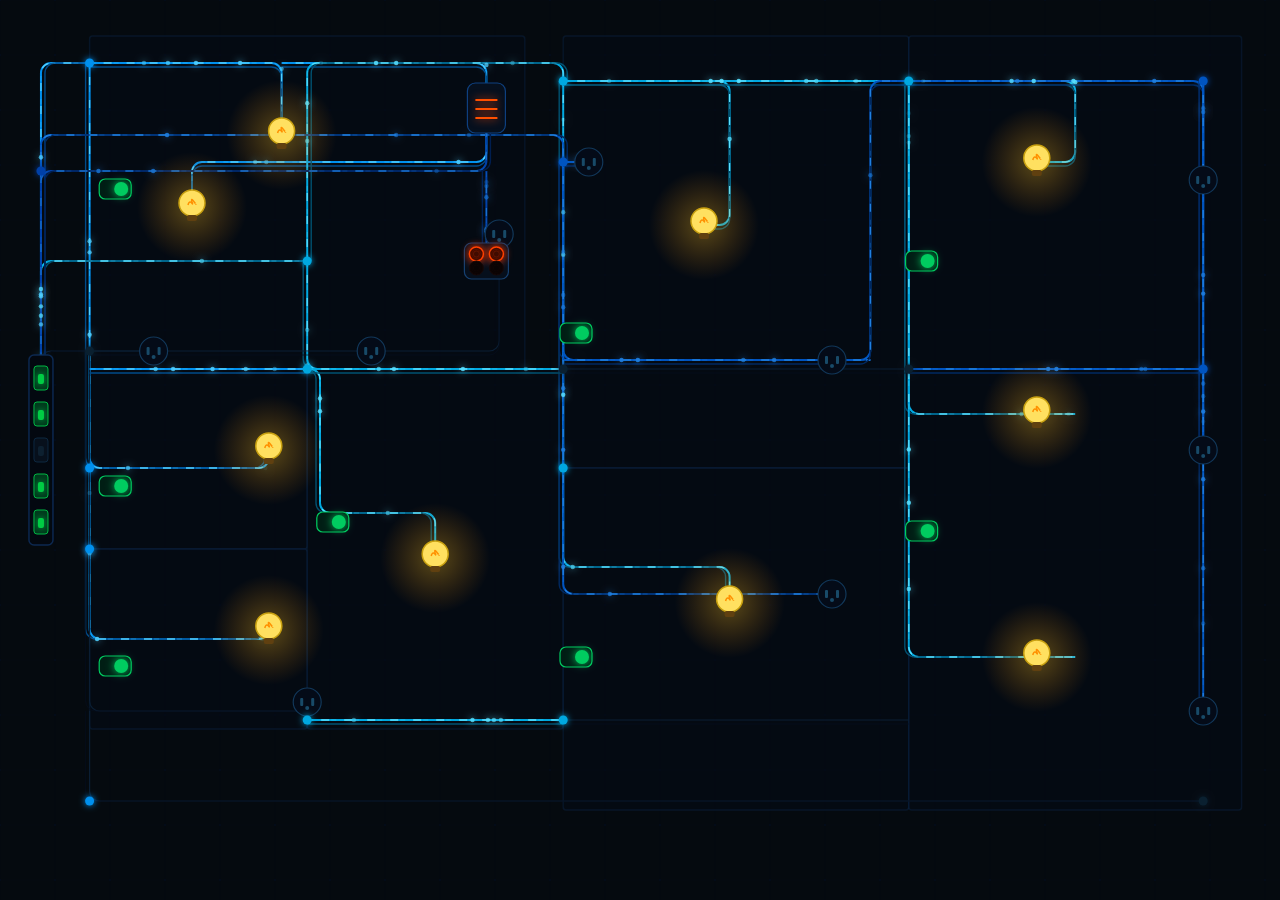
<file: electro.html>
<!DOCTYPE html>
<html lang="sk">
<head>
<meta charset="UTF-8">
<meta name="viewport" content="width=device-width,initial-scale=1">
<title>Elektro — schéma bytu</title>
<style>
* { margin:0;padding:0;box-sizing:border-box }
html,body { width:100%;height:100%;background:#050a0f;overflow:hidden }
canvas { display:block }
</style>
</head>
<body>
<canvas id="c"></canvas>
<script>
'use strict';
const cv  = document.getElementById('c');
const ctx = cv.getContext('2d');
let W = 0, H = 0;
function resize(){ W = cv.width = innerWidth; H = cv.height = innerHeight; }
window.addEventListener('resize', resize); resize();

/* ── Palette ──────────────────────────────────────────────── */
// 5 circuits: lights-A, lights-B, outlets-A, outlets-B, high-power
const CC = [
  { h:'#0090ee', n:'#004a88', f:'#50d0ff' },
  { h:'#00a8e0', n:'#005070', f:'#5ae0ff' },
  { h:'#0068d0', n:'#00346a', f:'#2898ee' },
  { h:'#0054c0', n:'#002860', f:'#2080e0' },
  { h:'#0040a8', n:'#001e50', f:'#1870cc' },
];
const ON = [true, true, true, true, true]; // per-circuit

/* ── Room outlines ────────────────────────────────────────── */
const RM = [
  { x:.07, y:.04, w:.34, h:.37 }, // kitchen
  { x:.07, y:.41, w:.17, h:.20 }, // bathroom
  { x:.07, y:.61, w:.17, h:.20 }, // toilet
  { x:.24, y:.41, w:.20, h:.40 }, // hallway
  { x:.44, y:.04, w:.27, h:.48 }, // room 1
  { x:.44, y:.52, w:.27, h:.38 }, // room 2
  { x:.71, y:.04, w:.26, h:.86 }, // big room
];

/* ── Wire segments  [ci, [[rx,ry],...]] ───────────────────── */
const WS = [
  // ─ Circuit 0: Kitchen + Bathroom + Toilet lighting ─
  [0, [[.032,.50],[.032,.07],[.07,.07]]],                              // panel → kitchen top
  [0, [[.07,.07],[.22,.07],[.22,.15]]],                               // → kitchen light 1
  [0, [[.22,.07],[.38,.07],[.38,.18],[.15,.18],[.15,.23]]],           // → kitchen light 2
  [0, [[.07,.07],[.07,.41],[.07,.52],[.21,.52],[.21,.50]]],           // → bath light
  [0, [[.07,.52],[.07,.61],[.07,.71],[.21,.71],[.21,.70]]],           // → toilet light

  // ─ Circuit 1: Hallway + Rooms + BigRoom lighting ─
  [1, [[.032,.50],[.032,.29],[.24,.29]]],                             // panel → hall junction
  [1, [[.24,.29],[.24,.41],[.25,.41],[.25,.57],[.34,.57],[.34,.62]]], // → hallway light
  [1, [[.24,.29],[.24,.07],[.44,.07],[.44,.09]]],                    // → rooms feed
  [1, [[.44,.09],[.57,.09],[.57,.25],[.55,.25]]],                    // → room1 light
  [1, [[.44,.09],[.44,.52],[.44,.63],[.57,.63],[.57,.67]]],          // → room2 light
  [1, [[.44,.09],[.71,.09]]],                                        // → bigroom feed
  [1, [[.71,.09],[.84,.09],[.84,.18],[.81,.18]]],                    // → bigroom light 1
  [1, [[.71,.09],[.71,.46],[.84,.46],[.81,.46]]],                    // → bigroom light 2
  [1, [[.71,.09],[.71,.73],[.84,.73],[.81,.73]]],                    // → bigroom light 3

  // ─ Circuit 2: Kitchen / wet-room outlets ─
  [2, [[.032,.50],[.032,.39],[.07,.39]]],                            // panel → kitchen
  [2, [[.07,.39],[.12,.39]]],                                        // outlet K1
  [2, [[.07,.39],[.29,.39]]],                                        // outlet K2
  [2, [[.29,.39],[.39,.39],[.39,.26]]],                              // outlet K3 (near stove)
  [2, [[.07,.39],[.07,.79],[.24,.79],[.24,.78]]],                    // hall outlet
  [2, [[.07,.79],[.07,.89],[.94,.89]]],                              // ground bus bottom

  // ─ Circuit 3: Bedroom outlets ─
  [3, [[.032,.50],[.032,.15],[.44,.15],[.44,.18]]],                  // panel → rooms feed
  [3, [[.44,.18],[.44,.40],[.68,.40],[.65,.40]]],                    // room1 outlets
  [3, [[.44,.40],[.68,.40],[.68,.09],[.71,.09]]],                    // feed bigroom
  [3, [[.71,.09],[.94,.09],[.94,.20]]],                              // bigroom outlet 1
  [3, [[.94,.09],[.94,.50]]],                                        // bigroom outlet 2
  [3, [[.94,.09],[.94,.79]]],                                        // bigroom outlet 3
  [3, [[.44,.18],[.44,.52],[.44,.66],[.65,.66]]],                    // room2 outlet
  [3, [[.44,.18],[.46,.18]]],                                        // room1 outlet left

  // ─ Circuit 4: High-power (boiler + stove) ─
  [4, [[.032,.50],[.032,.19],[.38,.19],[.38,.12]]],                  // → boiler
  [4, [[.38,.19],[.38,.29]]],                                        // → stove

  // ─ Additional cross-connections (visual complexity) ─
  [0, [[.07,.41],[.24,.41]]],                                        // bath top junction
  [1, [[.24,.41],[.44,.41]]],                                        // hall-room1 connect
  [2, [[.44,.41],[.71,.41]]],                                        // room1-bigroom mid
  [3, [[.71,.41],[.94,.41]]],                                        // bigroom mid outlet
  [1, [[.24,.80],[.44,.80]]],                                        // hall-room2 bottom
  [2, [[.44,.80],[.71,.80]]],                                        // room2-bigroom bottom
];

/* ── Components ───────────────────────────────────────────── */
const CM = [
  // Kitchen
  {t:'bulb',ci:0,x:.22,y:.15}, {t:'bulb',ci:0,x:.15,y:.23},
  {t:'sw',  ci:0,x:.09,y:.21}, {t:'jn',  ci:0,x:.07,y:.07},
  {t:'out', ci:2,x:.12,y:.39}, {t:'out', ci:2,x:.29,y:.39},
  {t:'out', ci:2,x:.39,y:.26}, {t:'jn',  ci:2,x:.07,y:.39},
  {t:'boil',ci:4,x:.38,y:.12}, {t:'stov',ci:4,x:.38,y:.29},
  {t:'jn',  ci:4,x:.032,y:.19},
  // Bathroom
  {t:'bulb',ci:0,x:.21,y:.50}, {t:'sw',  ci:0,x:.09,y:.54},
  {t:'jn',  ci:0,x:.07,y:.52},
  // Toilet
  {t:'bulb',ci:0,x:.21,y:.70}, {t:'sw',  ci:0,x:.09,y:.74},
  {t:'jn',  ci:0,x:.07,y:.61},
  // Hallway
  {t:'bulb',ci:1,x:.34,y:.62}, {t:'sw',  ci:1,x:.26,y:.58},
  {t:'out', ci:2,x:.24,y:.78}, {t:'jn',  ci:1,x:.24,y:.29},
  {t:'jn',  ci:1,x:.24,y:.41}, {t:'jn',  ci:1,x:.24,y:.80},
  // Room 1
  {t:'bulb',ci:1,x:.55,y:.25}, {t:'sw',  ci:1,x:.45,y:.37},
  {t:'out', ci:3,x:.65,y:.40}, {t:'out', ci:3,x:.46,y:.18},
  {t:'jn',  ci:1,x:.44,y:.09}, {t:'jn',  ci:3,x:.44,y:.18},
  {t:'jn',  ci:2,x:.44,y:.41},
  // Room 2
  {t:'bulb',ci:1,x:.57,y:.67}, {t:'sw',  ci:1,x:.45,y:.73},
  {t:'out', ci:3,x:.65,y:.66}, {t:'jn',  ci:1,x:.44,y:.52},
  {t:'jn',  ci:1,x:.44,y:.80},
  // Big Room — 3 lights
  {t:'bulb',ci:1,x:.81,y:.18}, {t:'bulb',ci:1,x:.81,y:.46},
  {t:'bulb',ci:1,x:.81,y:.73},
  {t:'sw',  ci:1,x:.72,y:.29}, {t:'sw',  ci:1,x:.72,y:.59},
  {t:'out', ci:3,x:.94,y:.20}, {t:'out', ci:3,x:.94,y:.50},
  {t:'out', ci:3,x:.94,y:.79},
  {t:'jn',  ci:1,x:.71,y:.09}, {t:'jn',  ci:3,x:.94,y:.09},
  {t:'jn',  ci:3,x:.94,y:.41}, {t:'jn',  ci:2,x:.71,y:.41},
  {t:'jn',  ci:2,x:.94,y:.89}, {t:'jn',  ci:0,x:.07,y:.89},
];

/* ── Switches (hit-test list) ─────────────────────────────── */
const SW = [
  {x:.09,y:.21,ci:0}, {x:.09,y:.54,ci:0}, {x:.09,y:.74,ci:0},
  {x:.26,y:.58,ci:1}, {x:.45,y:.37,ci:1}, {x:.45,y:.73,ci:1},
  {x:.72,y:.29,ci:1}, {x:.72,y:.59,ci:1},
];

/* ── Particles ────────────────────────────────────────────── */
const PT = [];
WS.forEach((s, si) => {
  for (let i = 0; i < 5; i++)
    PT.push({ si, t: Math.random(), v: .003 + Math.random() * .003 });
});

let doff = 0;

/* ── Helpers ──────────────────────────────────────────────── */
function px(rx) { return rx * W; }
function py(ry) { return ry * H; }

function drawLine(pts, col, lw, dash, off) {
  if (pts.length < 2) return;
  ctx.strokeStyle = col;
  ctx.lineWidth   = lw;
  ctx.setLineDash(dash || []);
  ctx.lineDashOffset = (off != null) ? -off : 0;
  ctx.beginPath();
  ctx.moveTo(pts[0].x, pts[0].y);
  for (let i = 1; i < pts.length - 1; i++)
    ctx.arcTo(pts[i].x, pts[i].y, pts[i+1].x, pts[i+1].y, 10);
  ctx.lineTo(pts[pts.length-1].x, pts[pts.length-1].y);
  ctx.stroke();
  ctx.setLineDash([]);
}

function mkPts(rp) { return rp.map(([x, y]) => ({ x: x*W, y: y*H })); }

function drawWireSeg([ci, rp]) {
  const cc  = CC[ci];
  const on  = ON[ci];
  const pts = mkPts(rp);

  /* Base phase wire */
  drawLine(pts, on ? cc.h : '#0a1e34', on ? 2.0 : 1.2);

  /* Neutral companion — offset perpendicular to first segment */
  if (pts.length >= 2) {
    const dx = pts[1].x - pts[0].x, dy = pts[1].y - pts[0].y;
    const l  = Math.sqrt(dx*dx + dy*dy) || 1;
    const nx = -dy / l * 4, ny = dx / l * 4;
    const np = pts.map(p => ({ x: p.x + nx, y: p.y + ny }));
    drawLine(np, on ? cc.n : '#060e1e', on ? 1.4 : 0.8);
  }

  /* Animated current flow */
  if (on) {
    drawLine(pts, cc.f, 1.3, [8, 15], doff);
    ctx.globalAlpha = 0.45;
    drawLine(pts, cc.f, 0.8, [5, 18], doff * .65);
    ctx.globalAlpha = 1;
  }
}

function ptXY(pts, t) {
  const segs = [];
  let tot = 0;
  for (let i = 1; i < pts.length; i++) {
    const dx = pts[i].x - pts[i-1].x, dy = pts[i].y - pts[i-1].y;
    const l = Math.sqrt(dx*dx + dy*dy);
    segs.push(l); tot += l;
  }
  let tgt = t * tot, acc = 0;
  for (let i = 0; i < segs.length; i++) {
    if (acc + segs[i] >= tgt) {
      const f = (tgt - acc) / segs[i];
      return { x: pts[i].x + (pts[i+1].x - pts[i].x)*f,
               y: pts[i].y + (pts[i+1].y - pts[i].y)*f };
    }
    acc += segs[i];
  }
  return pts[pts.length-1];
}

/* ── Component drawers ────────────────────────────────────── */
function drawBulb(x, y, on) {
  if (on) {
    const g = ctx.createRadialGradient(x, y, 0, x, y, 55);
    g.addColorStop(0, 'rgba(255,200,40,.34)');
    g.addColorStop(1, 'rgba(255,140,0,0)');
    ctx.fillStyle = g;
    ctx.beginPath(); ctx.arc(x, y, 55, 0, Math.PI*2); ctx.fill();
  }
  ctx.fillStyle   = on ? '#ffe060' : '#101e28';
  ctx.strokeStyle = on ? '#c8a010' : '#0e1c28';
  ctx.lineWidth   = 1.5;
  ctx.beginPath(); ctx.arc(x, y - 4, 13, 0, Math.PI*2); ctx.fill(); ctx.stroke();
  ctx.strokeStyle = on ? '#ff9000' : '#14282e';
  ctx.lineWidth   = 1.5;
  ctx.beginPath();
  ctx.moveTo(x-4, y-2); ctx.bezierCurveTo(x-2,y-10,x+2,y+1,x,y-5);
  ctx.bezierCurveTo(x-2,y-12,x+4,y-2,x+4,y-3); ctx.stroke();
  ctx.fillStyle = on ? '#604010' : '#0c1820';
  ctx.beginPath(); ctx.roundRect(x-5, y+8, 10, 6, 2); ctx.fill();
}

function drawSw(x, y, on) {
  ctx.fillStyle   = on ? '#001e14' : '#070e18';
  ctx.strokeStyle = on ? '#00cc60' : '#153040';
  ctx.lineWidth   = 1.2;
  ctx.beginPath(); ctx.roundRect(x-16, y-10, 32, 20, 6); ctx.fill(); ctx.stroke();
  if (on) { ctx.shadowColor = '#00cc60'; ctx.shadowBlur = 8; }
  ctx.fillStyle = on ? '#00cc60' : '#153040';
  ctx.beginPath(); ctx.arc(on ? x+6 : x-6, y, 7, 0, Math.PI*2); ctx.fill();
  ctx.shadowBlur = 0;
}

function drawOut(x, y) {
  ctx.fillStyle   = '#040b18';
  ctx.strokeStyle = '#12385a';
  ctx.lineWidth   = 1.2;
  ctx.beginPath(); ctx.arc(x, y, 14, 0, Math.PI*2); ctx.fill(); ctx.stroke();
  ctx.fillStyle = '#184a68';
  ctx.beginPath();
  ctx.roundRect(x-7, y-4, 3, 8, 1);
  ctx.roundRect(x+4, y-4, 3, 8, 1);
  ctx.fill();
  ctx.beginPath(); ctx.arc(x, y+6, 2, 0, Math.PI*2); ctx.fill();
}

function drawJn(x, y, col) {
  ctx.fillStyle = col; ctx.shadowColor = col; ctx.shadowBlur = 6;
  ctx.beginPath(); ctx.arc(x, y, 4.5, 0, Math.PI*2); ctx.fill();
  ctx.shadowBlur = 0;
}

function drawBoil(x, y, on) {
  ctx.fillStyle   = on ? '#06101e' : '#040a10';
  ctx.strokeStyle = on ? '#0e4080' : '#091828';
  ctx.lineWidth   = 1.2;
  ctx.beginPath(); ctx.roundRect(x-19, y-25, 38, 50, 8); ctx.fill(); ctx.stroke();
  if (on) { ctx.shadowColor = '#ff4800'; ctx.shadowBlur = 9; }
  ctx.strokeStyle = on ? '#ff5000' : '#160808';
  ctx.lineWidth   = 2;
  for (let i = 0; i < 3; i++) {
    ctx.beginPath(); ctx.moveTo(x-11, y-8+i*9); ctx.lineTo(x+11, y-8+i*9); ctx.stroke();
  }
  ctx.shadowBlur = 0;
}

function drawStov(x, y, on) {
  ctx.fillStyle   = on ? '#060f1c' : '#040810';
  ctx.strokeStyle = on ? '#164070' : '#091626';
  ctx.lineWidth   = 1.2;
  ctx.beginPath(); ctx.roundRect(x-22, y-18, 44, 36, 7); ctx.fill(); ctx.stroke();
  const pos = [[-10,-7],[10,-7],[-10,7],[10,7]];
  pos.forEach(([bx, by_], i) => {
    const hot = on && i < 2;
    if (hot) { ctx.shadowColor = '#ff3800'; ctx.shadowBlur = 9; }
    ctx.strokeStyle = hot ? '#ff4400' : '#160808';
    ctx.fillStyle   = hot ? '#160504' : '#090303';
    ctx.lineWidth   = hot ? 1.5 : 1;
    ctx.beginPath(); ctx.arc(x+bx, y+by_, 7, 0, Math.PI*2); ctx.fill(); ctx.stroke();
    for (let r = 3; r <= 6; r += 1.5) {
      ctx.strokeStyle = hot ? `rgba(255,70,0,${.4 - r*.05})` : 'rgba(40,12,12,.3)';
      ctx.lineWidth   = .7;
      ctx.beginPath(); ctx.arc(x+bx, y+by_, r, 0, Math.PI*2); ctx.stroke();
    }
    ctx.shadowBlur = 0;
  });
}

/* ── Distribution panel ───────────────────────────────────── */
function drawPanel(cx, cy) {
  const ph = 190, pw = 24;
  ctx.fillStyle   = '#030810';
  ctx.strokeStyle = '#0c2850';
  ctx.lineWidth   = 1.5;
  ctx.beginPath(); ctx.roundRect(cx-pw/2, cy-ph/2, pw, ph, 5);
  ctx.fill(); ctx.stroke();
  for (let i = 0; i < 5; i++) {
    const by = cy - 72 + i*36, act = ON[i];
    ctx.fillStyle   = act ? '#003a1c' : '#07101c';
    ctx.strokeStyle = act ? '#00b844' : '#0d2840';
    ctx.lineWidth   = 1;
    ctx.beginPath(); ctx.roundRect(cx-7, by-12, 14, 24, 3); ctx.fill(); ctx.stroke();
    if (act) { ctx.shadowColor = '#00aa44'; ctx.shadowBlur = 6; }
    ctx.fillStyle = act ? '#00cc44' : '#0d2030';
    ctx.beginPath(); ctx.roundRect(cx-3, by-4, 6, 10, 2); ctx.fill();
    ctx.shadowBlur = 0;
  }
}

/* ── Grid ─────────────────────────────────────────────────── */
function drawGrid() {
  const g = 55;
  ctx.strokeStyle = 'rgba(0,50,120,.055)';
  ctx.lineWidth   = .5;
  ctx.setLineDash([]);
  for (let x = 0; x < W; x += g) {
    ctx.beginPath(); ctx.moveTo(x, 0); ctx.lineTo(x, H); ctx.stroke();
  }
  for (let y = 0; y < H; y += g) {
    ctx.beginPath(); ctx.moveTo(0, y); ctx.lineTo(W, y); ctx.stroke();
  }
  ctx.fillStyle = 'rgba(0,55,150,.09)';
  for (let x = 0; x < W; x += g)
    for (let y = 0; y < H; y += g) {
      ctx.beginPath(); ctx.arc(x, y, 1, 0, Math.PI*2); ctx.fill();
    }
}

/* ── Room outlines ────────────────────────────────────────── */
function drawRooms() {
  ctx.setLineDash([]);
  RM.forEach(r => {
    ctx.strokeStyle = 'rgba(22,65,125,.22)';
    ctx.lineWidth   = 1.5;
    ctx.fillStyle   = 'rgba(4,10,22,.52)';
    ctx.beginPath();
    ctx.roundRect(r.x*W, r.y*H, r.w*W, r.h*H, 3);
    ctx.fill(); ctx.stroke();
  });
}

/* ── Interaction ──────────────────────────────────────────── */
cv.addEventListener('click', e => {
  const r  = cv.getBoundingClientRect();
  const mx = e.clientX - r.left, my = e.clientY - r.top;
  SW.forEach(s => {
    if (Math.abs(mx - s.x*W) < 22 && Math.abs(my - s.y*H) < 16)
      ON[s.ci] = !ON[s.ci];
  });
  const ppx = .032*W;
  for (let i = 0; i < 5; i++) {
    const by = H*.50 - 72 + i*36;
    if (Math.abs(mx - ppx) < 16 && Math.abs(my - by) < 18) ON[i] = !ON[i];
  }
});
cv.addEventListener('mousemove', e => {
  const r  = cv.getBoundingClientRect();
  const mx = e.clientX - r.left, my = e.clientY - r.top;
  let hit = false;
  SW.forEach(s => { if (Math.abs(mx - s.x*W) < 22 && Math.abs(my - s.y*H) < 16) hit = true; });
  const ppx = .032*W;
  for (let i = 0; i < 5; i++) {
    const by = H*.50 - 72 + i*36;
    if (Math.abs(mx - ppx) < 16 && Math.abs(my - by) < 18) hit = true;
  }
  cv.style.cursor = hit ? 'pointer' : 'default';
});

/* ── Auto-switch ──────────────────────────────────────────── */
(function auto() {
  const i = Math.floor(Math.random() * ON.length);
  ON[i] = !ON[i];
  setTimeout(auto, 3200 + Math.random() * 5000);
}());

/* ── Main loop ────────────────────────────────────────────── */
function draw() {
  ctx.fillStyle = '#050a0f';
  ctx.fillRect(0, 0, W, H);

  drawGrid();
  drawRooms();

  /* Wires */
  WS.forEach(drawWireSeg);

  /* Particles */
  PT.forEach(p => {
    const [ci, rp] = WS[p.si];
    if (!ON[ci]) { p.t = 0; return; }
    p.t += p.v;
    if (p.t > 1) p.t = 0;
    const pts = mkPts(rp);
    const pos = ptXY(pts, p.t);
    const cc  = CC[ci];
    ctx.globalAlpha = Math.sin(p.t * Math.PI) * .88;
    ctx.fillStyle   = cc.f;
    ctx.shadowColor = cc.f;
    ctx.shadowBlur  = 7;
    ctx.beginPath(); ctx.arc(pos.x, pos.y, 2.2, 0, Math.PI*2); ctx.fill();
    ctx.globalAlpha = 1; ctx.shadowBlur = 0;
  });

  /* Components */
  CM.forEach(c => {
    const x = c.x*W, y = c.y*H, on = ON[c.ci], cc = CC[c.ci];
    switch (c.t) {
      case 'bulb': drawBulb(x, y, on); break;
      case 'sw':   drawSw(x, y, on);   break;
      case 'out':  drawOut(x, y);      break;
      case 'boil': drawBoil(x, y, on); break;
      case 'stov': drawStov(x, y, on); break;
      case 'jn':   drawJn(x, y, on ? cc.h : '#0a2030'); break;
    }
  });

  /* Panel */
  drawPanel(.032*W, .50*H);

  doff += 1.0;
  requestAnimationFrame(draw);
}

draw();
</script>
</body>
</html>
</file>
<file: fonts/fonts.css>
﻿@charset "UTF-8";
@font-face {
  font-family: 'Inter';
  font-style: normal;
  font-weight: 400;
  font-display: swap;
  src: url(inter-ec84a376.woff2) format('woff2');
  unicode-range: U+0460-052F, U+1C80-1C8A, U+20B4, U+2DE0-2DFF, U+A640-A69F, U+FE2E-FE2F;
}
@font-face {
  font-family: 'Inter';
  font-style: normal;
  font-weight: 400;
  font-display: swap;
  src: url(inter-4ee8fc98.woff2) format('woff2');
  unicode-range: U+0301, U+0400-045F, U+0490-0491, U+04B0-04B1, U+2116;
}
@font-face {
  font-family: 'Inter';
  font-style: normal;
  font-weight: 400;
  font-display: swap;
  src: url(inter-f55b8d39.woff2) format('woff2');
  unicode-range: U+1F00-1FFF;
}
@font-face {
  font-family: 'Inter';
  font-style: normal;
  font-weight: 400;
  font-display: swap;
  src: url(inter-eef1e497.woff2) format('woff2');
  unicode-range: U+0370-0377, U+037A-037F, U+0384-038A, U+038C, U+038E-03A1, U+03A3-03FF;
}
@font-face {
  font-family: 'Inter';
  font-style: normal;
  font-weight: 400;
  font-display: swap;
  src: url(inter-983e9094.woff2) format('woff2');
  unicode-range: U+0102-0103, U+0110-0111, U+0128-0129, U+0168-0169, U+01A0-01A1, U+01AF-01B0, U+0300-0301, U+0303-0304, U+0308-0309, U+0323, U+0329, U+1EA0-1EF9, U+20AB;
}
@font-face {
  font-family: 'Inter';
  font-style: normal;
  font-weight: 400;
  font-display: swap;
  src: url(inter-39529051.woff2) format('woff2');
  unicode-range: U+0100-02BA, U+02BD-02C5, U+02C7-02CC, U+02CE-02D7, U+02DD-02FF, U+0304, U+0308, U+0329, U+1D00-1DBF, U+1E00-1E9F, U+1EF2-1EFF, U+2020, U+20A0-20AB, U+20AD-20C0, U+2113, U+2C60-2C7F, U+A720-A7FF;
}
@font-face {
  font-family: 'Inter';
  font-style: normal;
  font-weight: 400;
  font-display: swap;
  src: url(inter-56724408.woff2) format('woff2');
  unicode-range: U+0000-00FF, U+0131, U+0152-0153, U+02BB-02BC, U+02C6, U+02DA, U+02DC, U+0304, U+0308, U+0329, U+2000-206F, U+20AC, U+2122, U+2191, U+2193, U+2212, U+2215, U+FEFF, U+FFFD;
}
@font-face {
  font-family: 'Inter';
  font-style: normal;
  font-weight: 500;
  font-display: swap;
  src: url(inter-ec84a376.woff2) format('woff2');
  unicode-range: U+0460-052F, U+1C80-1C8A, U+20B4, U+2DE0-2DFF, U+A640-A69F, U+FE2E-FE2F;
}
@font-face {
  font-family: 'Inter';
  font-style: normal;
  font-weight: 500;
  font-display: swap;
  src: url(inter-4ee8fc98.woff2) format('woff2');
  unicode-range: U+0301, U+0400-045F, U+0490-0491, U+04B0-04B1, U+2116;
}
@font-face {
  font-family: 'Inter';
  font-style: normal;
  font-weight: 500;
  font-display: swap;
  src: url(inter-f55b8d39.woff2) format('woff2');
  unicode-range: U+1F00-1FFF;
}
@font-face {
  font-family: 'Inter';
  font-style: normal;
  font-weight: 500;
  font-display: swap;
  src: url(inter-eef1e497.woff2) format('woff2');
  unicode-range: U+0370-0377, U+037A-037F, U+0384-038A, U+038C, U+038E-03A1, U+03A3-03FF;
}
@font-face {
  font-family: 'Inter';
  font-style: normal;
  font-weight: 500;
  font-display: swap;
  src: url(inter-983e9094.woff2) format('woff2');
  unicode-range: U+0102-0103, U+0110-0111, U+0128-0129, U+0168-0169, U+01A0-01A1, U+01AF-01B0, U+0300-0301, U+0303-0304, U+0308-0309, U+0323, U+0329, U+1EA0-1EF9, U+20AB;
}
@font-face {
  font-family: 'Inter';
  font-style: normal;
  font-weight: 500;
  font-display: swap;
  src: url(inter-39529051.woff2) format('woff2');
  unicode-range: U+0100-02BA, U+02BD-02C5, U+02C7-02CC, U+02CE-02D7, U+02DD-02FF, U+0304, U+0308, U+0329, U+1D00-1DBF, U+1E00-1E9F, U+1EF2-1EFF, U+2020, U+20A0-20AB, U+20AD-20C0, U+2113, U+2C60-2C7F, U+A720-A7FF;
}
@font-face {
  font-family: 'Inter';
  font-style: normal;
  font-weight: 500;
  font-display: swap;
  src: url(inter-56724408.woff2) format('woff2');
  unicode-range: U+0000-00FF, U+0131, U+0152-0153, U+02BB-02BC, U+02C6, U+02DA, U+02DC, U+0304, U+0308, U+0329, U+2000-206F, U+20AC, U+2122, U+2191, U+2193, U+2212, U+2215, U+FEFF, U+FFFD;
}
@font-face {
  font-family: 'Inter';
  font-style: normal;
  font-weight: 600;
  font-display: swap;
  src: url(inter-ec84a376.woff2) format('woff2');
  unicode-range: U+0460-052F, U+1C80-1C8A, U+20B4, U+2DE0-2DFF, U+A640-A69F, U+FE2E-FE2F;
}
@font-face {
  font-family: 'Inter';
  font-style: normal;
  font-weight: 600;
  font-display: swap;
  src: url(inter-4ee8fc98.woff2) format('woff2');
  unicode-range: U+0301, U+0400-045F, U+0490-0491, U+04B0-04B1, U+2116;
}
@font-face {
  font-family: 'Inter';
  font-style: normal;
  font-weight: 600;
  font-display: swap;
  src: url(inter-f55b8d39.woff2) format('woff2');
  unicode-range: U+1F00-1FFF;
}
@font-face {
  font-family: 'Inter';
  font-style: normal;
  font-weight: 600;
  font-display: swap;
  src: url(inter-eef1e497.woff2) format('woff2');
  unicode-range: U+0370-0377, U+037A-037F, U+0384-038A, U+038C, U+038E-03A1, U+03A3-03FF;
}
@font-face {
  font-family: 'Inter';
  font-style: normal;
  font-weight: 600;
  font-display: swap;
  src: url(inter-983e9094.woff2) format('woff2');
  unicode-range: U+0102-0103, U+0110-0111, U+0128-0129, U+0168-0169, U+01A0-01A1, U+01AF-01B0, U+0300-0301, U+0303-0304, U+0308-0309, U+0323, U+0329, U+1EA0-1EF9, U+20AB;
}
@font-face {
  font-family: 'Inter';
  font-style: normal;
  font-weight: 600;
  font-display: swap;
  src: url(inter-39529051.woff2) format('woff2');
  unicode-range: U+0100-02BA, U+02BD-02C5, U+02C7-02CC, U+02CE-02D7, U+02DD-02FF, U+0304, U+0308, U+0329, U+1D00-1DBF, U+1E00-1E9F, U+1EF2-1EFF, U+2020, U+20A0-20AB, U+20AD-20C0, U+2113, U+2C60-2C7F, U+A720-A7FF;
}
@font-face {
  font-family: 'Inter';
  font-style: normal;
  font-weight: 600;
  font-display: swap;
  src: url(inter-56724408.woff2) format('woff2');
  unicode-range: U+0000-00FF, U+0131, U+0152-0153, U+02BB-02BC, U+02C6, U+02DA, U+02DC, U+0304, U+0308, U+0329, U+2000-206F, U+20AC, U+2122, U+2191, U+2193, U+2212, U+2215, U+FEFF, U+FFFD;
}
@font-face {
  font-family: 'Inter';
  font-style: normal;
  font-weight: 700;
  font-display: swap;
  src: url(inter-ec84a376.woff2) format('woff2');
  unicode-range: U+0460-052F, U+1C80-1C8A, U+20B4, U+2DE0-2DFF, U+A640-A69F, U+FE2E-FE2F;
}
@font-face {
  font-family: 'Inter';
  font-style: normal;
  font-weight: 700;
  font-display: swap;
  src: url(inter-4ee8fc98.woff2) format('woff2');
  unicode-range: U+0301, U+0400-045F, U+0490-0491, U+04B0-04B1, U+2116;
}
@font-face {
  font-family: 'Inter';
  font-style: normal;
  font-weight: 700;
  font-display: swap;
  src: url(inter-f55b8d39.woff2) format('woff2');
  unicode-range: U+1F00-1FFF;
}
@font-face {
  font-family: 'Inter';
  font-style: normal;
  font-weight: 700;
  font-display: swap;
  src: url(inter-eef1e497.woff2) format('woff2');
  unicode-range: U+0370-0377, U+037A-037F, U+0384-038A, U+038C, U+038E-03A1, U+03A3-03FF;
}
@font-face {
  font-family: 'Inter';
  font-style: normal;
  font-weight: 700;
  font-display: swap;
  src: url(inter-983e9094.woff2) format('woff2');
  unicode-range: U+0102-0103, U+0110-0111, U+0128-0129, U+0168-0169, U+01A0-01A1, U+01AF-01B0, U+0300-0301, U+0303-0304, U+0308-0309, U+0323, U+0329, U+1EA0-1EF9, U+20AB;
}
@font-face {
  font-family: 'Inter';
  font-style: normal;
  font-weight: 700;
  font-display: swap;
  src: url(inter-39529051.woff2) format('woff2');
  unicode-range: U+0100-02BA, U+02BD-02C5, U+02C7-02CC, U+02CE-02D7, U+02DD-02FF, U+0304, U+0308, U+0329, U+1D00-1DBF, U+1E00-1E9F, U+1EF2-1EFF, U+2020, U+20A0-20AB, U+20AD-20C0, U+2113, U+2C60-2C7F, U+A720-A7FF;
}
@font-face {
  font-family: 'Inter';
  font-style: normal;
  font-weight: 700;
  font-display: swap;
  src: url(inter-56724408.woff2) format('woff2');
  unicode-range: U+0000-00FF, U+0131, U+0152-0153, U+02BB-02BC, U+02C6, U+02DA, U+02DC, U+0304, U+0308, U+0329, U+2000-206F, U+20AC, U+2122, U+2191, U+2193, U+2212, U+2215, U+FEFF, U+FFFD;
}
@font-face {
  font-family: 'Inter';
  font-style: normal;
  font-weight: 800;
  font-display: swap;
  src: url(inter-ec84a376.woff2) format('woff2');
  unicode-range: U+0460-052F, U+1C80-1C8A, U+20B4, U+2DE0-2DFF, U+A640-A69F, U+FE2E-FE2F;
}
@font-face {
  font-family: 'Inter';
  font-style: normal;
  font-weight: 800;
  font-display: swap;
  src: url(inter-4ee8fc98.woff2) format('woff2');
  unicode-range: U+0301, U+0400-045F, U+0490-0491, U+04B0-04B1, U+2116;
}
@font-face {
  font-family: 'Inter';
  font-style: normal;
  font-weight: 800;
  font-display: swap;
  src: url(inter-f55b8d39.woff2) format('woff2');
  unicode-range: U+1F00-1FFF;
}
@font-face {
  font-family: 'Inter';
  font-style: normal;
  font-weight: 800;
  font-display: swap;
  src: url(inter-eef1e497.woff2) format('woff2');
  unicode-range: U+0370-0377, U+037A-037F, U+0384-038A, U+038C, U+038E-03A1, U+03A3-03FF;
}
@font-face {
  font-family: 'Inter';
  font-style: normal;
  font-weight: 800;
  font-display: swap;
  src: url(inter-983e9094.woff2) format('woff2');
  unicode-range: U+0102-0103, U+0110-0111, U+0128-0129, U+0168-0169, U+01A0-01A1, U+01AF-01B0, U+0300-0301, U+0303-0304, U+0308-0309, U+0323, U+0329, U+1EA0-1EF9, U+20AB;
}
@font-face {
  font-family: 'Inter';
  font-style: normal;
  font-weight: 800;
  font-display: swap;
  src: url(inter-39529051.woff2) format('woff2');
  unicode-range: U+0100-02BA, U+02BD-02C5, U+02C7-02CC, U+02CE-02D7, U+02DD-02FF, U+0304, U+0308, U+0329, U+1D00-1DBF, U+1E00-1E9F, U+1EF2-1EFF, U+2020, U+20A0-20AB, U+20AD-20C0, U+2113, U+2C60-2C7F, U+A720-A7FF;
}
@font-face {
  font-family: 'Inter';
  font-style: normal;
  font-weight: 800;
  font-display: swap;
  src: url(inter-56724408.woff2) format('woff2');
  unicode-range: U+0000-00FF, U+0131, U+0152-0153, U+02BB-02BC, U+02C6, U+02DA, U+02DC, U+0304, U+0308, U+0329, U+2000-206F, U+20AC, U+2122, U+2191, U+2193, U+2212, U+2215, U+FEFF, U+FFFD;
}
</file>
